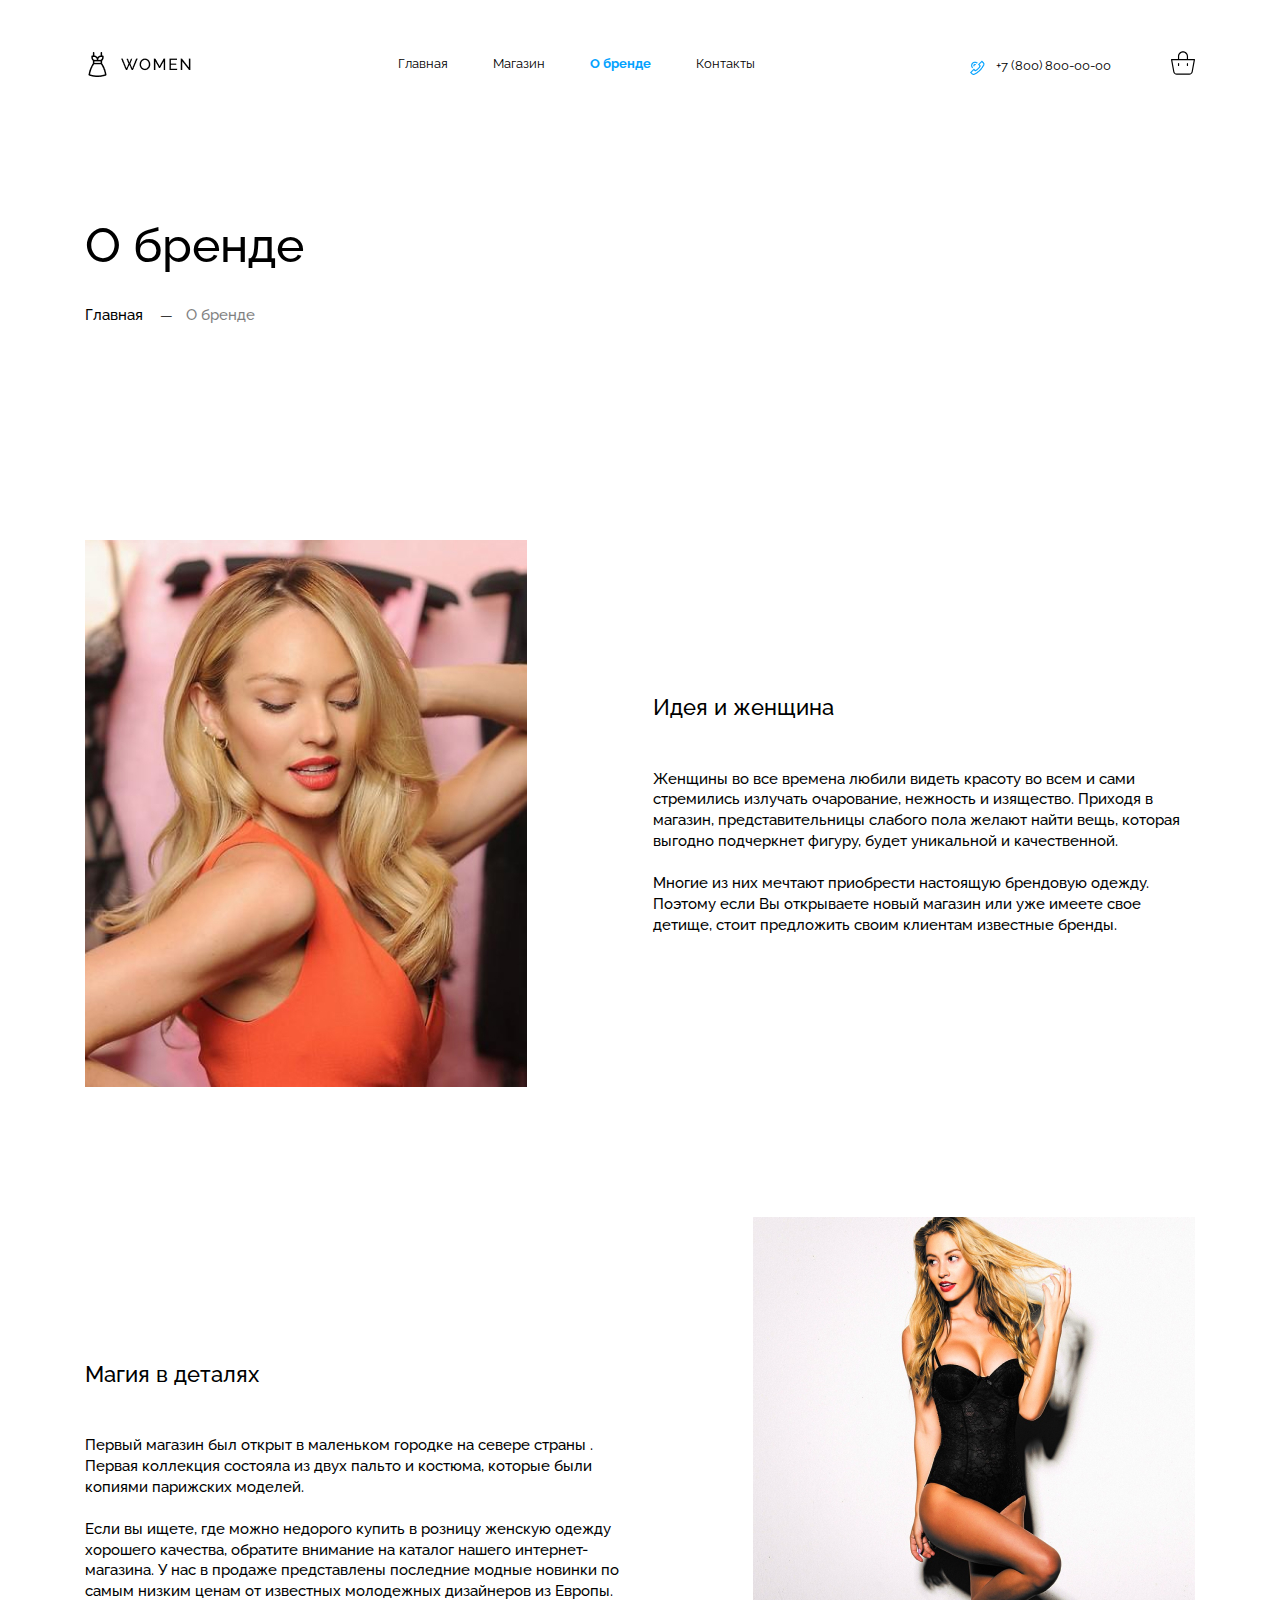
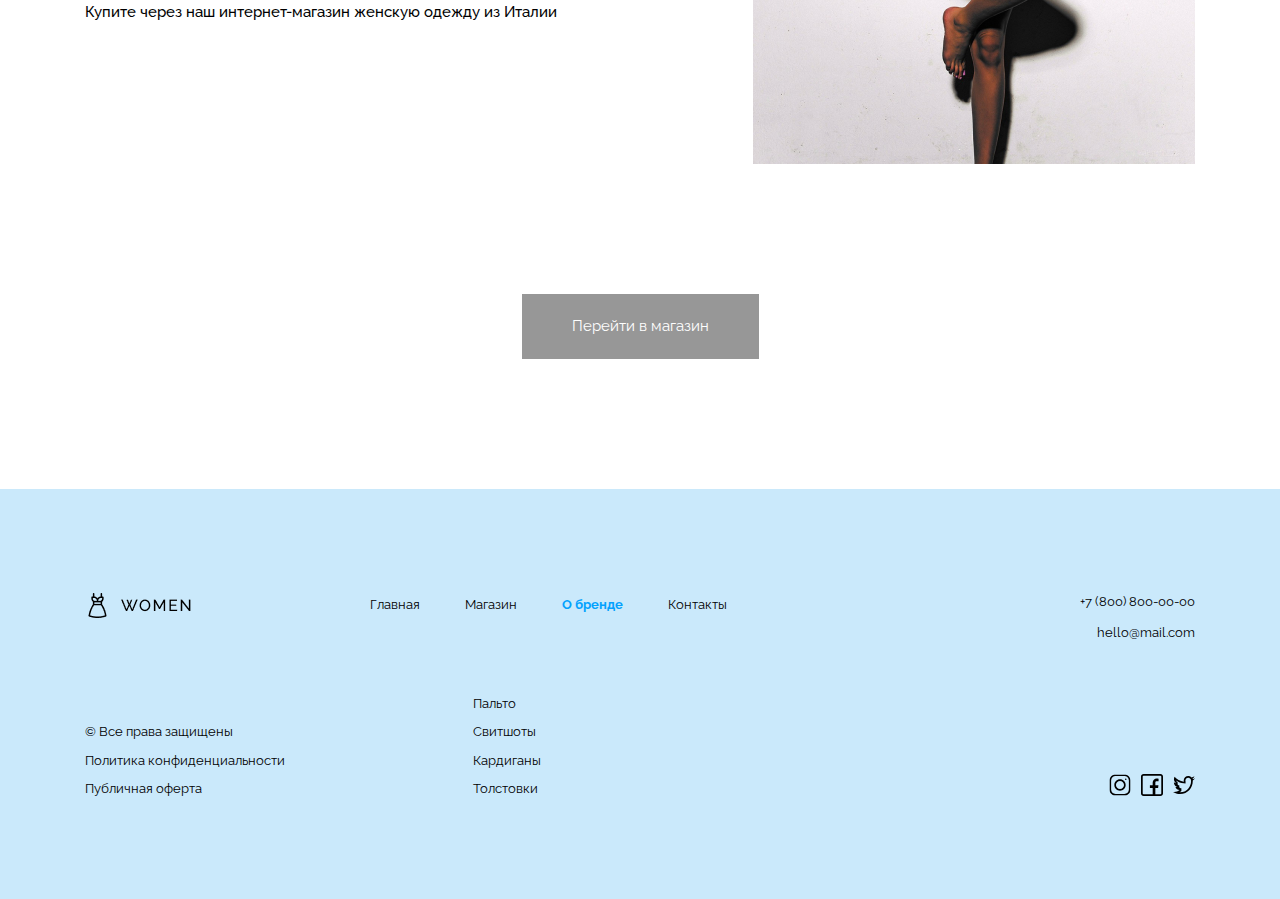
<file: about.html>
<!DOCTYPE html>
<html lang="ru">

<head>
    <meta charset="UTF-8">
    <meta http-equiv="X-UA-Compatible" content="IE=edge">
    <meta name="viewport" content="width=device-width, initial-scale=1.0">
    <link rel="stylesheet" href="/css/null.css">
    <link rel="preconnect" href="https://fonts.googleapis.com">
    <link rel="preconnect" href="https://fonts.gstatic.com" crossorigin>
    <link href="https://fonts.googleapis.com/css2?family=Raleway:wght@400;500;700;900&display=swap" rel="stylesheet">
    <link rel="stylesheet" href="/css/style.css">
    <title>О бренде</title>
</head>

<body>
    <!-- wrapper -->
    <div class="wrapper">

        <!-- header -->
        <header class="header">
            <div class="container">
                <div class="header__inner">
                    <a href="/index.html" class="header__logo"><img src="/images/header/logo.png" alt=""></a>
                    <nav class="header__nav">
                        <ul class="menu">
                            <li><a href="/index.html" class="link">Главная</a></li>
                            <li><a href="/shop.html" class="link">Магазин</a></li>
                            <li><a href="/about.html" class="link active-link">О бренде</a></li>
                            <li><a href="/contacts.html" class="link">Контакты</a></li>
                        </ul>
                        <div class="menu__info">
                            <a href="tel:+78008000000" class="header__phone">+7 (800) 800-00-00</a>
                            <a href="/basket.html" class="header__basket"><svg viewBox="0 0 24 24" fill="none"
                                    xmlns="http://www.w3.org/2000/svg">
                                    <g clip-path="url(#clip0_1966_456)">
                                        <path
                                            d="M23.8454 8.2243C23.7281 8.10906 23.5642 8.05442 23.4012 8.07624H17.0343V5.26295C17.0343 2.4826 14.7804 0.228699 12.0001 0.228699C9.21971 0.228699 6.96582 2.4826 6.96582 5.26295V8.07624H0.598861C0.421164 8.07624 0.243523 8.07624 0.154646 8.2243C0.0352739 8.33902 -0.0201042 8.5051 0.00659291 8.66851L2.22761 20.81C2.53789 22.5037 4.00034 23.7431 5.72199 23.7713H18.278C20.0046 23.7289 21.464 22.4797 21.7724 20.7804L23.9934 8.66851C24.0201 8.5051 23.9648 8.33902 23.8454 8.2243ZM8.1503 5.26295C8.1503 3.13682 9.87388 1.41324 12 1.41324C14.1261 1.41324 15.8497 3.13682 15.8497 5.26295V8.07624H8.1503V5.26295ZM20.5879 20.6323C20.3884 21.7547 19.4179 22.5759 18.278 22.5868H5.72199C4.58212 22.5759 3.61161 21.7547 3.41215 20.6323L1.30959 9.26078H22.6904L20.5879 20.6323Z" />
                                        <path
                                            d="M16.4421 15.0354C16.7692 15.0354 17.0343 14.7702 17.0343 14.4431V12.6663C17.0343 12.3392 16.7692 12.074 16.4421 12.074C16.1149 12.074 15.8498 12.3392 15.8498 12.6663V14.4431C15.8497 14.7702 16.1149 15.0354 16.4421 15.0354Z" />
                                        <path
                                            d="M7.55803 15.0354C7.88514 15.0354 8.1503 14.7702 8.1503 14.4431V12.6663C8.1503 12.3392 7.88514 12.074 7.55803 12.074C7.23092 12.074 6.96576 12.3392 6.96576 12.6663V14.4431C6.96576 14.7702 7.23092 15.0354 7.55803 15.0354Z" />
                                    </g>
                                    <defs>
                                        <clipPath id="clip0_1966_456">
                                            <rect width="24" height="24" fill="white" />
                                        </clipPath>
                                    </defs>
                                </svg></a>
                        </div>
                    </nav>
                    <button type="button" class="burger">
                        <span class="burger__item"></span>
                    </button>
                </div>
            </div>
        </header>

        <main class="main">

            <!-- header page -->
            <div class="container">
                <h1 class="main__title main__title--about">О бренде</h1>
            </div>
            <div class="breadcrumbs">
                <div class="container">
                    <ul class="breadcrumbs__list">
                        <li class="breadcrumbs__item">
                            <a href="/index.html" class="breadcrumbs__link">Главная</a>
                        </li>
                        <li class="breadcrumbs__item">
                            <span class="breadcrumbs__link">О бренде</span>
                        </li>
                    </ul>
                </div>
            </div>

            <!-- about -->
            <div class="container">
                <div class="about__inner">
                    <div class="about__items">
                        <div class="about__item">
                            <div class="about__image"><img src="/images/ABOUT/1.jpg" alt=""></div>
                            <div class="about__content">
                                <h3 class="about__title">Идея и женщина</h3>
                                <div class="about__text">
                                    <p>Женщины во все времена любили видеть красоту во всем и сами стремились излучать
                                        очарование, нежность и изящество. Приходя в магазин, представительницы слабого
                                        пола желают найти вещь, которая выгодно подчеркнет фигуру, будет уникальной и
                                        качественной.</p>
                                    <p> Многие из них мечтают приобрести настоящую брендовую одежду. Поэтому если Вы
                                        открываете новый магазин или уже имеете свое детище, стоит предложить своим
                                        клиентам известные бренды.</p>
                                </div>
                            </div>
                        </div>
                        <div class="about__item about__item--reverse">
                            <div class="about__image about__image--reverse"><img src="/images/ABOUT/2.jpg" alt=""></div>
                            <div class="about__content">
                                <h3 class="about__title">Магия в деталях</h3>
                                <div class="about__text">
                                    <p>Первый магазин был открыт в маленьком городке на севере страны . Первая коллекция
                                        состояла из двух пальто и костюма, которые были копиями парижских моделей.</p>
                                    <p>Если вы ищете, где можно недорого купить в розницу женскую одежду хорошего
                                        качества, обратите внимание на каталог нашего интернет-магазина. У нас в продаже
                                        представлены последние модные новинки по самым низким ценам от известных
                                        молодежных дизайнеров из Европы. Купите через наш интернет-магазин женскую
                                        одежду из Италии</p>
                                </div>
                            </div>
                        </div>
                    </div>
                    <a href="/shop.html" class="button-filling button-filling--about">Перейти в магазин</a>
                </div>
            </div>
        </main>

        <!-- footer -->
        <footer class="footer">
            <div class="container">
                <div class="footer__topline">
                    <div class="footer__nav">
                        <a href="/index.html" class="footer__logo"><img src="/images/header/logo.png" alt=""></a>
                        <ul class="footer__menu">
                            <li><a href="/index.html" class="footer__link">Главная</a></li>
                            <li><a href="/shop.html" class="footer__link">Магазин</a></li>
                            <li><a href="/about.html" class="footer__link footer__link--active">О бренде</a></li>
                            <li><a href="/contacts.html" class="footer__link">Контакты</a></li>
                        </ul>
                    </div>
                    <div class="footer__contact">
                        <a href="tel:78008000000" class="footer__contact-item">+7 (800) 800-00-00</a>
                        <a href="mailto:hello@mail.com" class="footer__contact-item">hello@mail.com</a>
                    </div>
                </div>
                <div class="footer__downline">
                    <div class="footer__body">
                        <div class="footer__copy">
                            <p class="footer__item footer__item--copy">© Все права защищены</p>
                            <a href="#" class="footer__item">Политика конфиденциальности</a>
                            <a href="#" class="footer__item">Публичная оферта</a>
                        </div>
                        <div class="footer__shop">
                            <a href="#" class="footer__item">Пальто</a>
                            <a href="#" class="footer__item">Свитшоты</a>
                            <a href="#" class="footer__item">Кардиганы</a>
                            <a href="#" class="footer__item">Толстовки</a>
                        </div>
                    </div>
                    <div class="footer__social">
                        <a href="#" class="footer__social-item">
                            <svg viewBox="0 0 22 23" fill="none" xmlns="http://www.w3.org/2000/svg">
                                <g clip-path="url(#clip0_4_278)">
                                    <path
                                        d="M15.6094 0.5H6.39066C2.86683 0.5 0 3.36683 0 6.89066V16.1093C0 19.6332 2.86683 22.5 6.39066 22.5H15.6093C19.1332 22.5 22 19.6332 22 16.1094V6.89066C22 3.36683 19.1332 0.5 15.6094 0.5ZM20.2812 16.1093C20.2812 18.6854 18.1854 20.7812 15.6094 20.7812H6.39066C3.81455 20.7812 1.71875 18.6854 1.71875 16.1094V6.89066C1.71875 4.31455 3.81455 2.21875 6.39066 2.21875H15.6093C18.1854 2.21875 20.2812 4.31455 20.2812 6.89066V16.1093Z" />
                                    <path
                                        d="M11 5.57031C7.73034 5.57031 5.07031 8.23034 5.07031 11.5C5.07031 14.7697 7.73034 17.4297 11 17.4297C14.2697 17.4297 16.9297 14.7697 16.9297 11.5C16.9297 8.23034 14.2697 5.57031 11 5.57031ZM11 15.7109C8.6781 15.7109 6.78906 13.8219 6.78906 11.5C6.78906 9.1781 8.6781 7.28906 11 7.28906C13.3219 7.28906 15.2109 9.1781 15.2109 11.5C15.2109 13.8219 13.3219 15.7109 11 15.7109Z" />
                                    <path
                                        d="M17.0156 6.34375C17.4902 6.34375 17.875 5.95899 17.875 5.48438C17.875 5.00976 17.4902 4.625 17.0156 4.625C16.541 4.625 16.1562 5.00976 16.1562 5.48438C16.1562 5.95899 16.541 6.34375 17.0156 6.34375Z" />
                                </g>
                                <defs>
                                    <clipPath id="clip0_4_278">
                                        <rect width="22" height="22" fill="white" transform="translate(0 0.5)" />
                                    </clipPath>
                                </defs>
                            </svg>
                        </a>
                        <a href="#" class="footer__social-item">
                            <svg viewBox="0 0 21 21" fill="none" xmlns="http://www.w3.org/2000/svg">
                                <path
                                    d="M18.5391 0H2.46094C1.1039 0 0 1.1039 0 2.46094V18.5391C0 19.8961 1.1039 21 2.46094 21H18.5391C19.8961 21 21 19.8961 21 18.5391V2.46094C21 1.1039 19.8961 0 18.5391 0ZM19.3594 18.5391C19.3594 18.9914 18.9914 19.3594 18.5391 19.3594H13.6992V13.3711H16.3253L16.6314 10.8281H13.6992V8.08008C13.6992 7.37865 14.2283 6.84961 14.9297 6.84961H16.7754V4.4707C16.2896 4.40213 15.3525 4.30664 14.9297 4.30664C13.973 4.30664 13.0141 4.71023 12.2989 5.41374C11.5621 6.13857 11.1562 7.08801 11.1562 8.08729V10.8281H8.49023V13.3711H11.1562V19.3594H2.46094C2.00864 19.3594 1.64062 18.9914 1.64062 18.5391V2.46094C1.64062 2.00864 2.00864 1.64062 2.46094 1.64062H18.5391C18.9914 1.64062 19.3594 2.00864 19.3594 2.46094V18.5391Z" />
                            </svg>
                        </a>
                        <a href="#" class="footer__social-item">
                            <svg viewBox="0 0 23 23" fill="none" xmlns="http://www.w3.org/2000/svg">
                                <path
                                    d="M20.2712 5.16525L20.2598 5.12109C21.2343 4.53688 22.0211 3.5738 22.3711 2.4707C21.4584 3.01367 20.3904 3.42561 19.3164 3.63867C18.4552 2.7211 17.3061 2.15625 15.9473 2.15625C13.3429 2.15625 11.1855 4.26475 11.1855 6.87305C11.1855 7.24419 11.238 7.60752 11.3203 7.95117V7.99609C7.43875 7.77436 3.92429 5.80031 1.61719 2.96484C1.21231 3.66248 0.988281 4.65939 0.988281 5.52539C0.988281 6.87305 1.78852 8.67805 3.05469 9.52344V9.61328C2.29865 9.58278 1.52429 9.06195 0.898438 8.71484C0.898438 8.73546 0.92584 8.76026 0.92584 8.78088C0.92584 11.0696 2.6034 13.0436 4.76172 13.4766C4.38559 13.5761 3.85582 13.6562 3.45898 13.6562C3.15361 13.6562 2.84877 13.5765 2.56055 13.5215C3.16102 15.3978 4.89648 16.6211 6.96289 16.6211V16.666C5.35446 17.913 3.31577 18.7773 1.12305 18.7773C0.742154 18.7773 0.269531 18.7324 0 18.6875C2.08622 20.0277 4.56631 20.8438 7.23242 20.8438C15.9102 20.8438 20.6641 13.7012 20.6641 7.45703V6.82812C21.5871 6.16144 22.3686 5.26098 23 4.3125C23 4.3125 21.3439 5.09724 20.2712 5.16525ZM18.8672 7.45703C18.8672 8.80523 18.6031 10.221 18.1035 11.5512C17.5785 12.9492 16.8227 14.2107 15.8574 15.3005C14.3434 17.0096 11.6181 19.0469 7.23242 19.0469C7.10354 19.0469 6.97488 19.0446 6.84623 19.0402C7.26966 18.7945 7.67661 18.5211 8.06384 18.2209L8.75977 17.6814V16.8008V16.6211V14.8242L8.0195 14.816C7.21005 14.807 6.55859 14.1483 6.55859 13.3388V11.8696L5.58689 11.6502C5.1569 11.5531 4.85156 11.1711 4.85156 10.7303V9.61328V9.47852L4.8291 8.5626L4.02999 8.02907C3.6849 7.73874 3.37215 7.32406 3.14934 6.87529C5.50724 8.59481 8.30758 9.62379 11.2178 9.79005L13.1172 9.89854V7.99609V7.95117V7.73892L13.0677 7.5325C13.0111 7.29626 12.9824 7.07439 12.9824 6.87305C12.9824 6.09931 13.2911 5.3687 13.8517 4.81576C14.4156 4.25949 15.1598 3.95312 15.9473 3.95312C16.7434 3.95312 17.4362 4.26106 18.0063 4.86841L18.4647 5.35684L18.5202 5.57112L18.5316 5.61528L18.8672 6.91262V7.45703Z" />
                            </svg>
                        </a>
                    </div>
                </div>
            </div>
        </footer>

        <!-- /wrapper -->
    </div>
    <script src="/js/script.js"></script>
</body>

</html>
</file>
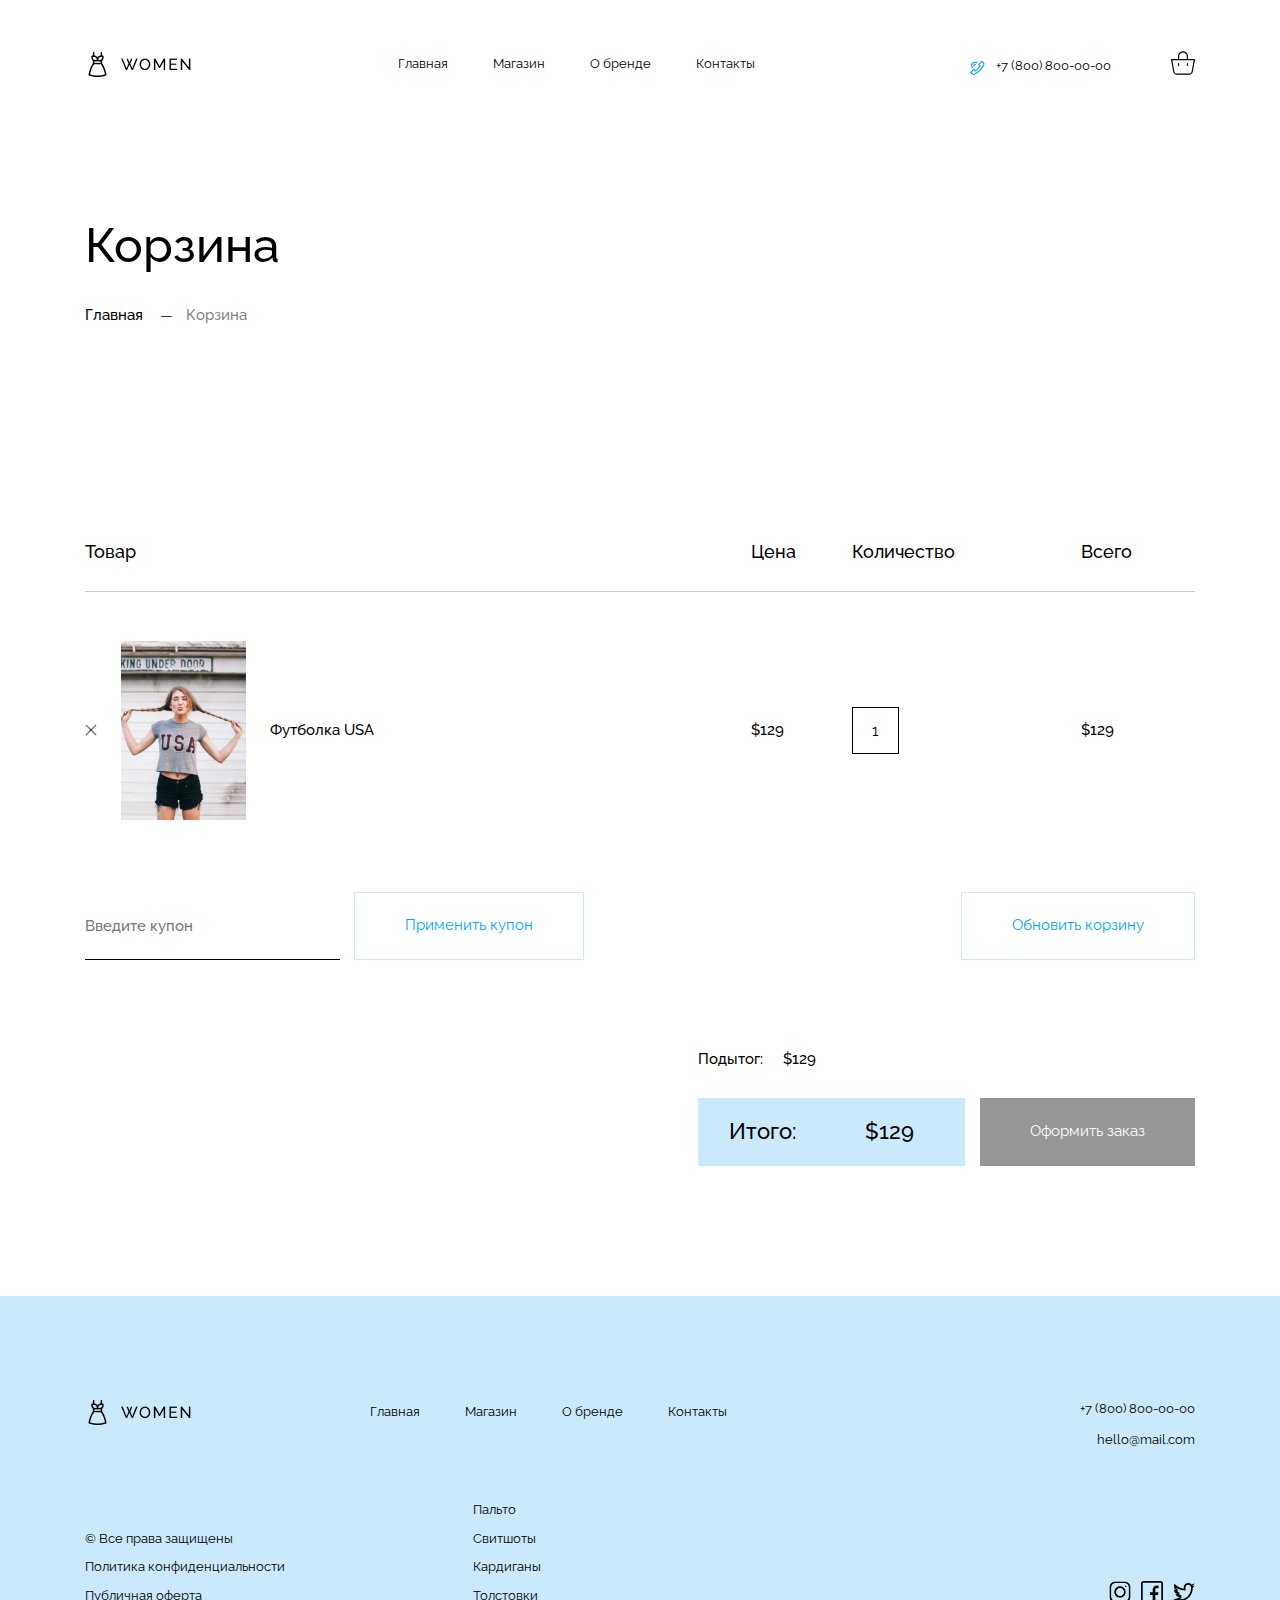
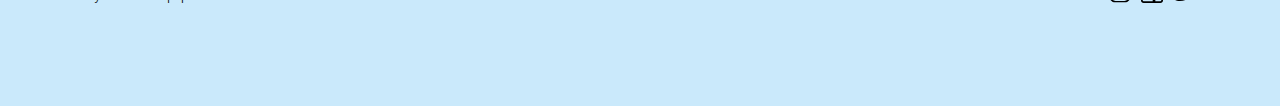
<file: basket.html>
<!DOCTYPE html>
<html lang="ru">

<head>
    <meta charset="UTF-8">
    <meta http-equiv="X-UA-Compatible" content="IE=edge">
    <meta name="viewport" content="width=device-width, initial-scale=1.0">
    <link rel="stylesheet" href="/css/null.css">
    <link rel="preconnect" href="https://fonts.googleapis.com">
    <link rel="preconnect" href="https://fonts.gstatic.com" crossorigin>
    <link href="https://fonts.googleapis.com/css2?family=Raleway:wght@400;500;700;900&display=swap" rel="stylesheet">
    <link rel="stylesheet" href="/css/style.css">
    <title>Корзина</title>
</head>

<body>
    <!-- wrapper -->
    <div class="wrapper">

        <!-- header -->
        <header class="header">
            <div class="container">
                <div class="header__inner">
                    <a href="/index.html" class="header__logo"><img src="/images/header/logo.png" alt=""></a>
                    <nav class="header__nav">
                        <ul class="menu">
                            <li><a href="/index.html" class="link">Главная</a></li>
                            <li><a href="/shop.html" class="link">Магазин</a></li>
                            <li><a href="/about.html" class="link">О бренде</a></li>
                            <li><a href="/contacts.html" class="link">Контакты</a></li>
                        </ul>
                        <div class="menu__info">
                            <a href="tel:+78008000000" class="header__phone">+7 (800) 800-00-00</a>
                            <a href="/basket.html" class="header__basket"><svg viewBox="0 0 24 24" fill="none"
                                    xmlns="http://www.w3.org/2000/svg">
                                    <g clip-path="url(#clip0_1966_456)">
                                        <path
                                            d="M23.8454 8.2243C23.7281 8.10906 23.5642 8.05442 23.4012 8.07624H17.0343V5.26295C17.0343 2.4826 14.7804 0.228699 12.0001 0.228699C9.21971 0.228699 6.96582 2.4826 6.96582 5.26295V8.07624H0.598861C0.421164 8.07624 0.243523 8.07624 0.154646 8.2243C0.0352739 8.33902 -0.0201042 8.5051 0.00659291 8.66851L2.22761 20.81C2.53789 22.5037 4.00034 23.7431 5.72199 23.7713H18.278C20.0046 23.7289 21.464 22.4797 21.7724 20.7804L23.9934 8.66851C24.0201 8.5051 23.9648 8.33902 23.8454 8.2243ZM8.1503 5.26295C8.1503 3.13682 9.87388 1.41324 12 1.41324C14.1261 1.41324 15.8497 3.13682 15.8497 5.26295V8.07624H8.1503V5.26295ZM20.5879 20.6323C20.3884 21.7547 19.4179 22.5759 18.278 22.5868H5.72199C4.58212 22.5759 3.61161 21.7547 3.41215 20.6323L1.30959 9.26078H22.6904L20.5879 20.6323Z" />
                                        <path
                                            d="M16.4421 15.0354C16.7692 15.0354 17.0343 14.7702 17.0343 14.4431V12.6663C17.0343 12.3392 16.7692 12.074 16.4421 12.074C16.1149 12.074 15.8498 12.3392 15.8498 12.6663V14.4431C15.8497 14.7702 16.1149 15.0354 16.4421 15.0354Z" />
                                        <path
                                            d="M7.55803 15.0354C7.88514 15.0354 8.1503 14.7702 8.1503 14.4431V12.6663C8.1503 12.3392 7.88514 12.074 7.55803 12.074C7.23092 12.074 6.96576 12.3392 6.96576 12.6663V14.4431C6.96576 14.7702 7.23092 15.0354 7.55803 15.0354Z" />
                                    </g>
                                    <defs>
                                        <clipPath id="clip0_1966_456">
                                            <rect width="24" height="24" fill="white" />
                                        </clipPath>
                                    </defs>
                                </svg></a>
                        </div>
                    </nav>
                    <button type="button" class="burger">
                        <span class="burger__item"></span>
                    </button>
                </div>
            </div>
        </header>

        <main class="main">

            <!-- header page -->
            <div class="container">
                <h1 class="main__title main__title--basket">Корзина</h1>
            </div>
            <div class="breadcrumbs">
                <div class="container">
                    <ul class="breadcrumbs__list">
                        <li class="breadcrumbs__item">
                            <a href="/index.html" class="breadcrumbs__link">Главная</a>
                        </li>
                        <li class="breadcrumbs__item">
                            <span class="breadcrumbs__link">Корзина</span>
                        </li>
                    </ul>
                </div>
            </div>

            <!-- basket -->
            <div class="container">
                <div class="basket__content">
                    <table class="basket__table">
                        <tr class="basket__table-head">
                            <th class="basket__table-title">Товар</th>
                            <th class="basket__table-title">Цена</th>
                            <th class="basket__table-title">Количество</th>
                            <th class="basket__table-title">Всего</th>
                        </tr>
                        <tr class="basket__table-body">
                            <td class="basket__table-content">
                                <div class="basket__table-wrapper">
                                    <img src="/images/BASKET/close.png" alt="" class="basket__table-close">
                                    <img src="/images/BASKET/product.jpg" alt="" class="basket__table-img">
                                    <a href="#" class="basket__table-name">Футболка USA</a>
                                </div>
                            </td>
                            <td class="basket__table-content">
                                $129
                            </td>
                            <td class="basket__table-content">
                                <input type="number" min="1" max="99" value="1"
                                    class="product__check product__check--basket">
                            </td>
                            <td class="basket__table-content">
                                $129
                            </td>
                        </tr>
                    </table>

                    <div class="basket__navigation">
                        <div class="basket__promocode">
                            <input type="text" class="basket__input" placeholder="Введите купон">
                            <button type="button" class="button-transparent button-transparent--basket">Применить
                                купон</button>
                        </div>
                        <button type="button" class="button-transparent button-transparent--basket">Обновить
                            корзину</button>
                    </div>

                    <div class="basket__total">
                        <div class="basket__total-sub">
                            <span class="basket__total-subtext">Подытог:</span>
                            <span class="basket__total-subtext">$129</span>
                        </div>
                        <div class="basket__total-content">
                            <div class="basket__total-body">
                                <span class="basket__total-text">Итого:</span>
                                <span class="basket__total-text">$129</span>
                            </div>
                            <a href="/order.html" class="button-filling button-filling--basket">Оформить заказ</a>
                        </div>
                    </div>
                </div>
            </div>
        </main>

        <!-- footer -->
        <footer class="footer">
            <div class="container">
                <div class="footer__topline">
                    <div class="footer__nav">
                        <a href="/index.html" class="footer__logo"><img src="/images/header/logo.png" alt=""></a>
                        <ul class="footer__menu">
                            <li><a href="/index.html" class="footer__link">Главная</a></li>
                            <li><a href="/shop.html" class="footer__link">Магазин</a></li>
                            <li><a href="/about.html" class="footer__link">О бренде</a></li>
                            <li><a href="/contacts.html" class="footer__link">Контакты</a></li>
                        </ul>
                    </div>
                    <div class="footer__contact">
                        <a href="tel:78008000000" class="footer__contact-item">+7 (800) 800-00-00</a>
                        <a href="mailto:hello@mail.com" class="footer__contact-item">hello@mail.com</a>
                    </div>
                </div>
                <div class="footer__downline">
                    <div class="footer__body">
                        <div class="footer__copy">
                            <p class="footer__item footer__item--copy">© Все права защищены</p>
                            <a href="#" class="footer__item">Политика конфиденциальности</a>
                            <a href="#" class="footer__item">Публичная оферта</a>
                        </div>
                        <div class="footer__shop">
                            <a href="#" class="footer__item">Пальто</a>
                            <a href="#" class="footer__item">Свитшоты</a>
                            <a href="#" class="footer__item">Кардиганы</a>
                            <a href="#" class="footer__item">Толстовки</a>
                        </div>
                    </div>
                    <div class="footer__social">
                        <a href="#" class="footer__social-item">
                            <svg viewBox="0 0 22 23" fill="none" xmlns="http://www.w3.org/2000/svg">
                                <g clip-path="url(#clip0_4_278)">
                                    <path
                                        d="M15.6094 0.5H6.39066C2.86683 0.5 0 3.36683 0 6.89066V16.1093C0 19.6332 2.86683 22.5 6.39066 22.5H15.6093C19.1332 22.5 22 19.6332 22 16.1094V6.89066C22 3.36683 19.1332 0.5 15.6094 0.5ZM20.2812 16.1093C20.2812 18.6854 18.1854 20.7812 15.6094 20.7812H6.39066C3.81455 20.7812 1.71875 18.6854 1.71875 16.1094V6.89066C1.71875 4.31455 3.81455 2.21875 6.39066 2.21875H15.6093C18.1854 2.21875 20.2812 4.31455 20.2812 6.89066V16.1093Z" />
                                    <path
                                        d="M11 5.57031C7.73034 5.57031 5.07031 8.23034 5.07031 11.5C5.07031 14.7697 7.73034 17.4297 11 17.4297C14.2697 17.4297 16.9297 14.7697 16.9297 11.5C16.9297 8.23034 14.2697 5.57031 11 5.57031ZM11 15.7109C8.6781 15.7109 6.78906 13.8219 6.78906 11.5C6.78906 9.1781 8.6781 7.28906 11 7.28906C13.3219 7.28906 15.2109 9.1781 15.2109 11.5C15.2109 13.8219 13.3219 15.7109 11 15.7109Z" />
                                    <path
                                        d="M17.0156 6.34375C17.4902 6.34375 17.875 5.95899 17.875 5.48438C17.875 5.00976 17.4902 4.625 17.0156 4.625C16.541 4.625 16.1562 5.00976 16.1562 5.48438C16.1562 5.95899 16.541 6.34375 17.0156 6.34375Z" />
                                </g>
                                <defs>
                                    <clipPath id="clip0_4_278">
                                        <rect width="22" height="22" fill="white" transform="translate(0 0.5)" />
                                    </clipPath>
                                </defs>
                            </svg>
                        </a>
                        <a href="#" class="footer__social-item">
                            <svg viewBox="0 0 21 21" fill="none" xmlns="http://www.w3.org/2000/svg">
                                <path
                                    d="M18.5391 0H2.46094C1.1039 0 0 1.1039 0 2.46094V18.5391C0 19.8961 1.1039 21 2.46094 21H18.5391C19.8961 21 21 19.8961 21 18.5391V2.46094C21 1.1039 19.8961 0 18.5391 0ZM19.3594 18.5391C19.3594 18.9914 18.9914 19.3594 18.5391 19.3594H13.6992V13.3711H16.3253L16.6314 10.8281H13.6992V8.08008C13.6992 7.37865 14.2283 6.84961 14.9297 6.84961H16.7754V4.4707C16.2896 4.40213 15.3525 4.30664 14.9297 4.30664C13.973 4.30664 13.0141 4.71023 12.2989 5.41374C11.5621 6.13857 11.1562 7.08801 11.1562 8.08729V10.8281H8.49023V13.3711H11.1562V19.3594H2.46094C2.00864 19.3594 1.64062 18.9914 1.64062 18.5391V2.46094C1.64062 2.00864 2.00864 1.64062 2.46094 1.64062H18.5391C18.9914 1.64062 19.3594 2.00864 19.3594 2.46094V18.5391Z" />
                            </svg>
                        </a>
                        <a href="#" class="footer__social-item">
                            <svg viewBox="0 0 23 23" fill="none" xmlns="http://www.w3.org/2000/svg">
                                <path
                                    d="M20.2712 5.16525L20.2598 5.12109C21.2343 4.53688 22.0211 3.5738 22.3711 2.4707C21.4584 3.01367 20.3904 3.42561 19.3164 3.63867C18.4552 2.7211 17.3061 2.15625 15.9473 2.15625C13.3429 2.15625 11.1855 4.26475 11.1855 6.87305C11.1855 7.24419 11.238 7.60752 11.3203 7.95117V7.99609C7.43875 7.77436 3.92429 5.80031 1.61719 2.96484C1.21231 3.66248 0.988281 4.65939 0.988281 5.52539C0.988281 6.87305 1.78852 8.67805 3.05469 9.52344V9.61328C2.29865 9.58278 1.52429 9.06195 0.898438 8.71484C0.898438 8.73546 0.92584 8.76026 0.92584 8.78088C0.92584 11.0696 2.6034 13.0436 4.76172 13.4766C4.38559 13.5761 3.85582 13.6562 3.45898 13.6562C3.15361 13.6562 2.84877 13.5765 2.56055 13.5215C3.16102 15.3978 4.89648 16.6211 6.96289 16.6211V16.666C5.35446 17.913 3.31577 18.7773 1.12305 18.7773C0.742154 18.7773 0.269531 18.7324 0 18.6875C2.08622 20.0277 4.56631 20.8438 7.23242 20.8438C15.9102 20.8438 20.6641 13.7012 20.6641 7.45703V6.82812C21.5871 6.16144 22.3686 5.26098 23 4.3125C23 4.3125 21.3439 5.09724 20.2712 5.16525ZM18.8672 7.45703C18.8672 8.80523 18.6031 10.221 18.1035 11.5512C17.5785 12.9492 16.8227 14.2107 15.8574 15.3005C14.3434 17.0096 11.6181 19.0469 7.23242 19.0469C7.10354 19.0469 6.97488 19.0446 6.84623 19.0402C7.26966 18.7945 7.67661 18.5211 8.06384 18.2209L8.75977 17.6814V16.8008V16.6211V14.8242L8.0195 14.816C7.21005 14.807 6.55859 14.1483 6.55859 13.3388V11.8696L5.58689 11.6502C5.1569 11.5531 4.85156 11.1711 4.85156 10.7303V9.61328V9.47852L4.8291 8.5626L4.02999 8.02907C3.6849 7.73874 3.37215 7.32406 3.14934 6.87529C5.50724 8.59481 8.30758 9.62379 11.2178 9.79005L13.1172 9.89854V7.99609V7.95117V7.73892L13.0677 7.5325C13.0111 7.29626 12.9824 7.07439 12.9824 6.87305C12.9824 6.09931 13.2911 5.3687 13.8517 4.81576C14.4156 4.25949 15.1598 3.95312 15.9473 3.95312C16.7434 3.95312 17.4362 4.26106 18.0063 4.86841L18.4647 5.35684L18.5202 5.57112L18.5316 5.61528L18.8672 6.91262V7.45703Z" />
                            </svg>
                        </a>
                    </div>
                </div>
            </div>
        </footer>

        <!-- /wrapper -->
    </div>

    <script src="https://code.jquery.com/jquery-3.6.0.slim.min.js"
        integrity="sha256-u7e5khyithlIdTpu22PHhENmPcRdFiHRjhAuHcs05RI=" crossorigin="anonymous"></script>
    <script src="/js/script.js"></script>
</body>

</html>
</file>
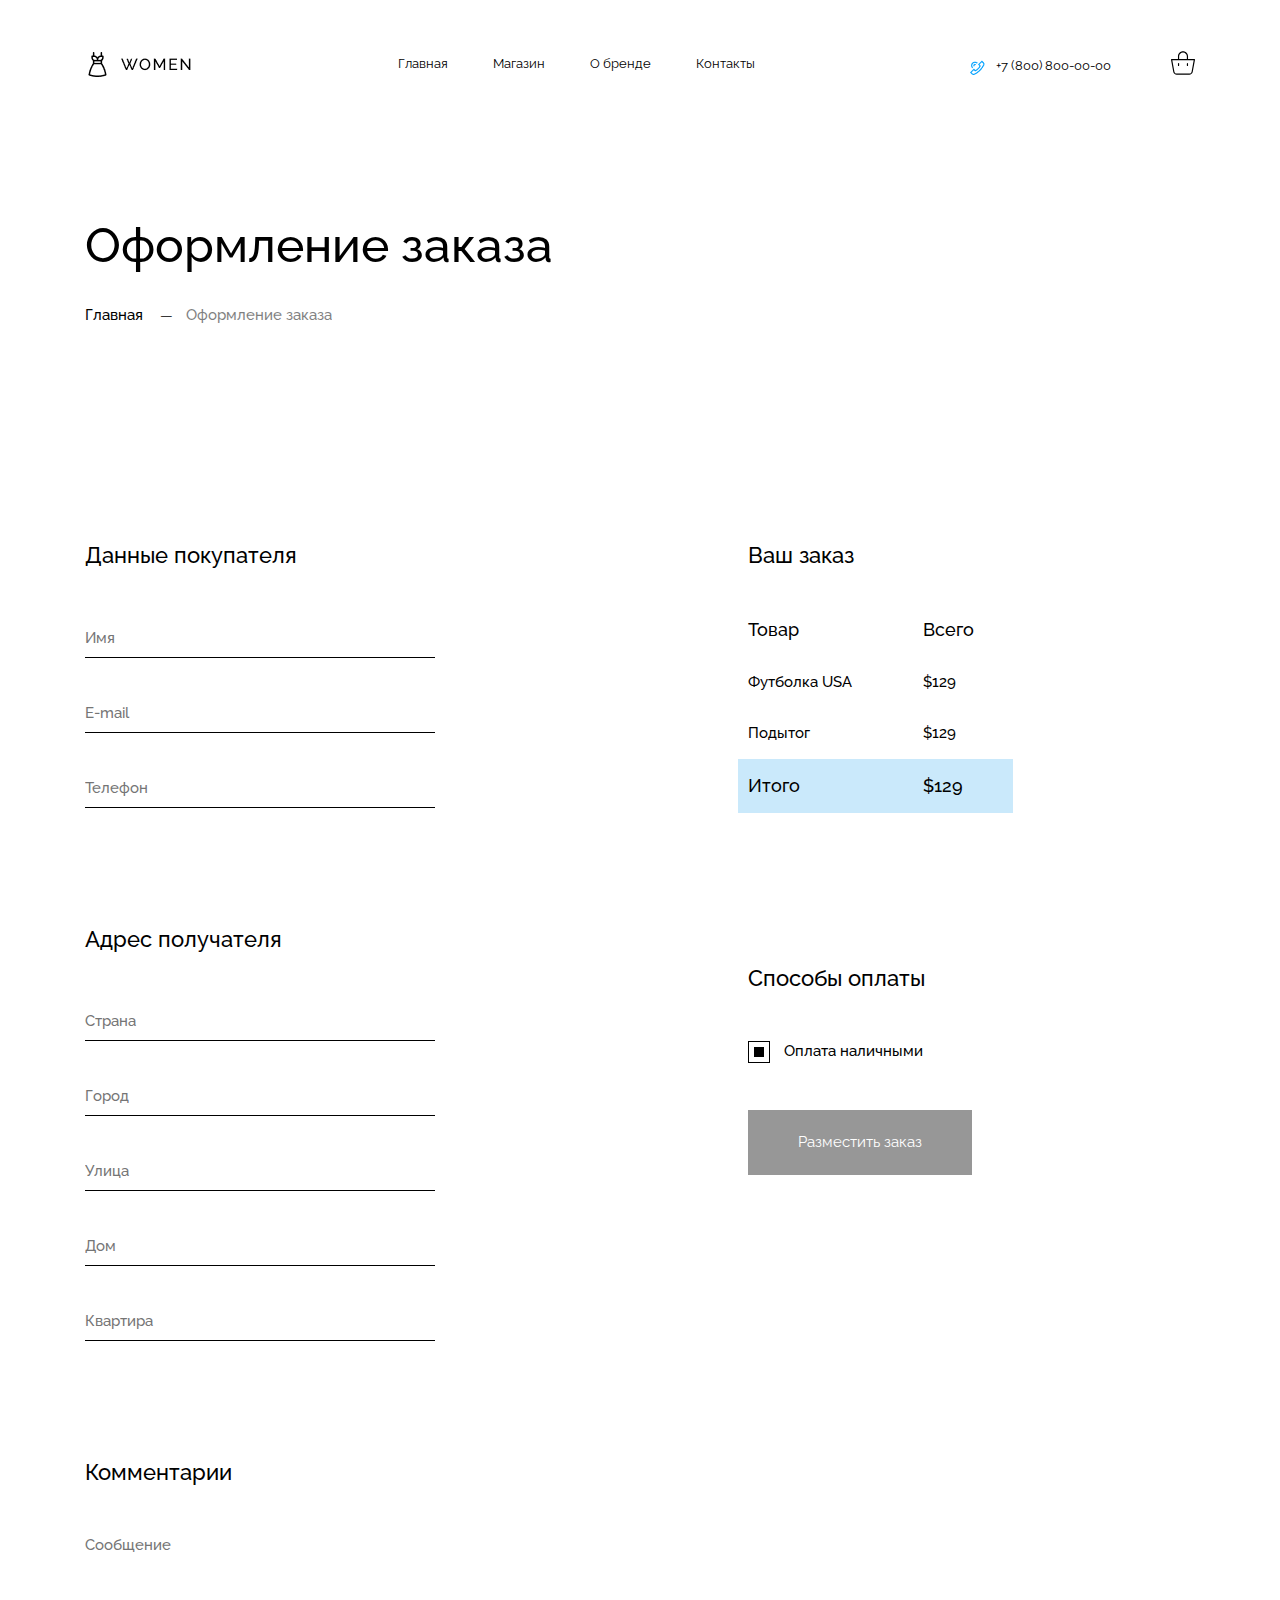
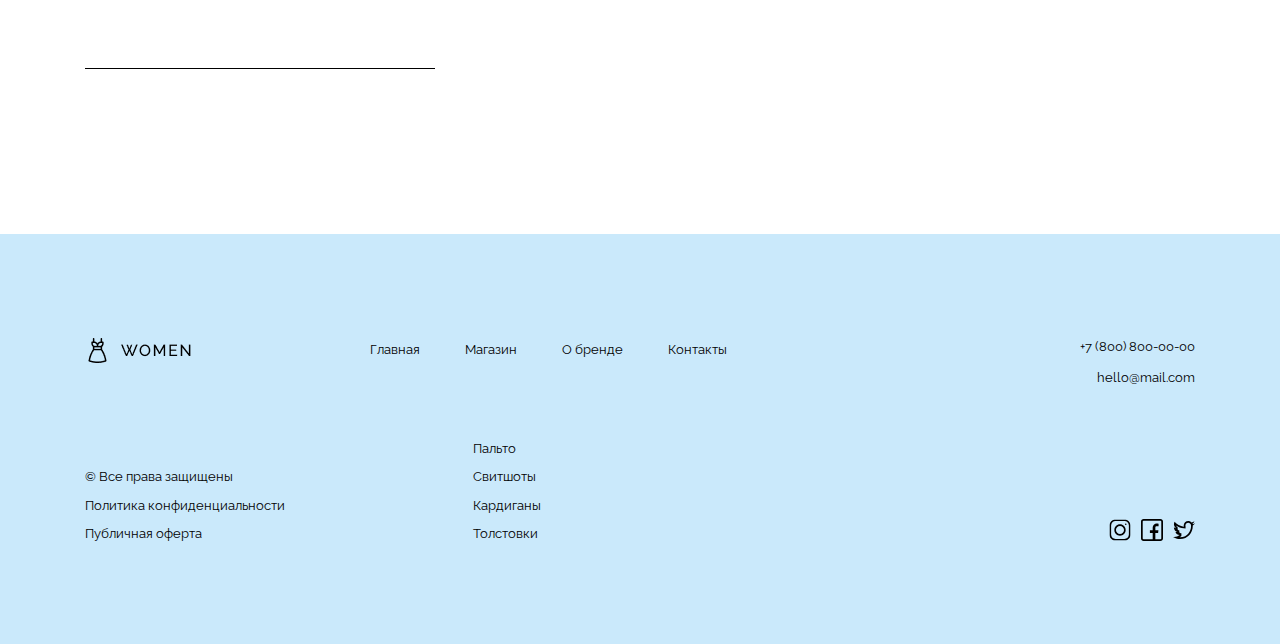
<file: order.html>
<!DOCTYPE html>
<html lang="ru">

<head>
    <meta charset="UTF-8">
    <meta http-equiv="X-UA-Compatible" content="IE=edge">
    <meta name="viewport" content="width=device-width, initial-scale=1.0">
    <link rel="stylesheet" href="/css/null.css">
    <link rel="preconnect" href="https://fonts.googleapis.com">
    <link rel="preconnect" href="https://fonts.gstatic.com" crossorigin>
    <link href="https://fonts.googleapis.com/css2?family=Raleway:wght@400;500;700;900&display=swap" rel="stylesheet">
    <link rel="stylesheet" href="/css/style.css">
    <title>Оформление заказа</title>
</head>

<body>
    <!-- wrapper -->
    <div class="wrapper">

        <!-- header -->
        <header class="header">
            <div class="container">
                <div class="header__inner">
                    <a href="/index.html" class="header__logo"><img src="/images/header/logo.png" alt=""></a>
                    <nav class="header__nav">
                        <ul class="menu">
                            <li><a href="/index.html" class="link">Главная</a></li>
                            <li><a href="/shop.html" class="link">Магазин</a></li>
                            <li><a href="/about.html" class="link">О бренде</a></li>
                            <li><a href="/contacts.html" class="link">Контакты</a></li>
                        </ul>
                        <div class="menu__info">
                            <a href="tel:+78008000000" class="header__phone">+7 (800) 800-00-00</a>
                            <a href="/basket.html" class="header__basket"><svg viewBox="0 0 24 24" fill="none"
                                    xmlns="http://www.w3.org/2000/svg">
                                    <g clip-path="url(#clip0_1966_456)">
                                        <path
                                            d="M23.8454 8.2243C23.7281 8.10906 23.5642 8.05442 23.4012 8.07624H17.0343V5.26295C17.0343 2.4826 14.7804 0.228699 12.0001 0.228699C9.21971 0.228699 6.96582 2.4826 6.96582 5.26295V8.07624H0.598861C0.421164 8.07624 0.243523 8.07624 0.154646 8.2243C0.0352739 8.33902 -0.0201042 8.5051 0.00659291 8.66851L2.22761 20.81C2.53789 22.5037 4.00034 23.7431 5.72199 23.7713H18.278C20.0046 23.7289 21.464 22.4797 21.7724 20.7804L23.9934 8.66851C24.0201 8.5051 23.9648 8.33902 23.8454 8.2243ZM8.1503 5.26295C8.1503 3.13682 9.87388 1.41324 12 1.41324C14.1261 1.41324 15.8497 3.13682 15.8497 5.26295V8.07624H8.1503V5.26295ZM20.5879 20.6323C20.3884 21.7547 19.4179 22.5759 18.278 22.5868H5.72199C4.58212 22.5759 3.61161 21.7547 3.41215 20.6323L1.30959 9.26078H22.6904L20.5879 20.6323Z" />
                                        <path
                                            d="M16.4421 15.0354C16.7692 15.0354 17.0343 14.7702 17.0343 14.4431V12.6663C17.0343 12.3392 16.7692 12.074 16.4421 12.074C16.1149 12.074 15.8498 12.3392 15.8498 12.6663V14.4431C15.8497 14.7702 16.1149 15.0354 16.4421 15.0354Z" />
                                        <path
                                            d="M7.55803 15.0354C7.88514 15.0354 8.1503 14.7702 8.1503 14.4431V12.6663C8.1503 12.3392 7.88514 12.074 7.55803 12.074C7.23092 12.074 6.96576 12.3392 6.96576 12.6663V14.4431C6.96576 14.7702 7.23092 15.0354 7.55803 15.0354Z" />
                                    </g>
                                    <defs>
                                        <clipPath id="clip0_1966_456">
                                            <rect width="24" height="24" fill="white" />
                                        </clipPath>
                                    </defs>
                                </svg></a>
                        </div>
                    </nav>
                    <button type="button" class="burger">
                        <span class="burger__item"></span>
                    </button>
                </div>
            </div>
        </header>

        <main class="main">

            <!-- header page -->
            <div class="container">
                <h1 class="main__title main__title--order">Оформление заказа</h1>
            </div>
            <div class="breadcrumbs">
                <div class="container">
                    <ul class="breadcrumbs__list">
                        <li class="breadcrumbs__item">
                            <a href="/index.html" class="breadcrumbs__link">Главная</a>
                        </li>
                        <li class="breadcrumbs__item">
                            <span class="breadcrumbs__link">Оформление заказа</span>
                        </li>
                    </ul>
                </div>
            </div>

            <!-- order -->
            <div class="container">
                <div class="order__inner">
                    <form action="#" class="order__form">
                        <div class="order__items">
                            <div class="order__item-info">
                                <h3 class="contacts__title">Данные покупателя</h3>
                                <input type="text" class="contacts__input" placeholder="Имя">
                                <input type="emali" class="contacts__input" placeholder="E-mail">
                                <input type="tel" class="contacts__input" placeholder="Телефон" id="phone-mask">
                            </div>
                            <div class="order__item-info">
                                <h3 class="contacts__title">Адрес получателя</h3>
                                <input type="text" class="contacts__input" placeholder="Страна">
                                <input type="text" class="contacts__input" placeholder="Город">
                                <input type="text" class="contacts__input" placeholder="Улица">
                                <input type="text" class="contacts__input" placeholder="Дом">
                                <input type="text" class="contacts__input" placeholder="Квартира">
                            </div>
                            <div class="order__item-info">
                                <h3 class="contacts__title">Комментарии</h3>
                                <textarea class="contacts__input" name="" id="" placeholder="Сообщение"></textarea>
                            </div>
                        </div>
                        <div class="order__items">
                            <div class="order__item">
                                <h3 class="contacts__title">Ваш заказ</h3>
                                <table class="order__table">
                                    <tr>
                                        <th class="order__table-head">Товар</th>
                                        <th class="order__table-head">Всего</th>
                                    </tr>
                                    <tr>
                                        <td class="order__table-string">Футболка USA</td>
                                        <td class="order__table-string">$129</td>
                                    </tr>
                                    <tr>
                                        <td class="order__table-string">Подытог</td>
                                        <td class="order__table-string">$129</td>
                                    </tr>
                                    <tr>
                                        <td class="order__table-string order__table-string--total">Итого</td>
                                        <td class="order__table-string order__table-string--total">$129</td>
                                    </tr>
                                </table>
                            </div>
                            <div class="order__item">
                                <h3 class="contacts__title">Способы оплаты</h3>
                                <div class="order__pay">
                                    <label for="" class="order__label">
                                        <input type="checkbox" class="order__label-chek" checked>
                                        <span></span>
                                    </label>
                                    <span class="order__text">Оплата наличными</span>
                                </div>
                                <a href="/ready.html" class="button-filling">Разместить заказ</a>
                            </div>
                        </div>
                    </form>
                </div>
            </div>
        </main>

        <!-- footer -->
        <footer class="footer">
            <div class="container">
                <div class="footer__topline">
                    <div class="footer__nav">
                        <a href="/index.html" class="footer__logo"><img src="/images/header/logo.png" alt=""></a>
                        <ul class="footer__menu">
                            <li><a href="/index.html" class="footer__link">Главная</a></li>
                            <li><a href="/shop.html" class="footer__link">Магазин</a></li>
                            <li><a href="/about.html" class="footer__link">О бренде</a></li>
                            <li><a href="/contacts.html" class="footer__link">Контакты</a></li>
                        </ul>
                    </div>
                    <div class="footer__contact">
                        <a href="tel:78008000000" class="footer__contact-item">+7 (800) 800-00-00</a>
                        <a href="mailto:hello@mail.com" class="footer__contact-item">hello@mail.com</a>
                    </div>
                </div>
                <div class="footer__downline">
                    <div class="footer__body">
                        <div class="footer__copy">
                            <p class="footer__item footer__item--copy">© Все права защищены</p>
                            <a href="#" class="footer__item">Политика конфиденциальности</a>
                            <a href="#" class="footer__item">Публичная оферта</a>
                        </div>
                        <div class="footer__shop">
                            <a href="#" class="footer__item">Пальто</a>
                            <a href="#" class="footer__item">Свитшоты</a>
                            <a href="#" class="footer__item">Кардиганы</a>
                            <a href="#" class="footer__item">Толстовки</a>
                        </div>
                    </div>
                    <div class="footer__social">
                        <a href="#" class="footer__social-item">
                            <svg viewBox="0 0 22 23" fill="none" xmlns="http://www.w3.org/2000/svg">
                                <g clip-path="url(#clip0_4_278)">
                                    <path
                                        d="M15.6094 0.5H6.39066C2.86683 0.5 0 3.36683 0 6.89066V16.1093C0 19.6332 2.86683 22.5 6.39066 22.5H15.6093C19.1332 22.5 22 19.6332 22 16.1094V6.89066C22 3.36683 19.1332 0.5 15.6094 0.5ZM20.2812 16.1093C20.2812 18.6854 18.1854 20.7812 15.6094 20.7812H6.39066C3.81455 20.7812 1.71875 18.6854 1.71875 16.1094V6.89066C1.71875 4.31455 3.81455 2.21875 6.39066 2.21875H15.6093C18.1854 2.21875 20.2812 4.31455 20.2812 6.89066V16.1093Z" />
                                    <path
                                        d="M11 5.57031C7.73034 5.57031 5.07031 8.23034 5.07031 11.5C5.07031 14.7697 7.73034 17.4297 11 17.4297C14.2697 17.4297 16.9297 14.7697 16.9297 11.5C16.9297 8.23034 14.2697 5.57031 11 5.57031ZM11 15.7109C8.6781 15.7109 6.78906 13.8219 6.78906 11.5C6.78906 9.1781 8.6781 7.28906 11 7.28906C13.3219 7.28906 15.2109 9.1781 15.2109 11.5C15.2109 13.8219 13.3219 15.7109 11 15.7109Z" />
                                    <path
                                        d="M17.0156 6.34375C17.4902 6.34375 17.875 5.95899 17.875 5.48438C17.875 5.00976 17.4902 4.625 17.0156 4.625C16.541 4.625 16.1562 5.00976 16.1562 5.48438C16.1562 5.95899 16.541 6.34375 17.0156 6.34375Z" />
                                </g>
                                <defs>
                                    <clipPath id="clip0_4_278">
                                        <rect width="22" height="22" fill="white" transform="translate(0 0.5)" />
                                    </clipPath>
                                </defs>
                            </svg>
                        </a>
                        <a href="#" class="footer__social-item">
                            <svg viewBox="0 0 21 21" fill="none" xmlns="http://www.w3.org/2000/svg">
                                <path
                                    d="M18.5391 0H2.46094C1.1039 0 0 1.1039 0 2.46094V18.5391C0 19.8961 1.1039 21 2.46094 21H18.5391C19.8961 21 21 19.8961 21 18.5391V2.46094C21 1.1039 19.8961 0 18.5391 0ZM19.3594 18.5391C19.3594 18.9914 18.9914 19.3594 18.5391 19.3594H13.6992V13.3711H16.3253L16.6314 10.8281H13.6992V8.08008C13.6992 7.37865 14.2283 6.84961 14.9297 6.84961H16.7754V4.4707C16.2896 4.40213 15.3525 4.30664 14.9297 4.30664C13.973 4.30664 13.0141 4.71023 12.2989 5.41374C11.5621 6.13857 11.1562 7.08801 11.1562 8.08729V10.8281H8.49023V13.3711H11.1562V19.3594H2.46094C2.00864 19.3594 1.64062 18.9914 1.64062 18.5391V2.46094C1.64062 2.00864 2.00864 1.64062 2.46094 1.64062H18.5391C18.9914 1.64062 19.3594 2.00864 19.3594 2.46094V18.5391Z" />
                            </svg>
                        </a>
                        <a href="#" class="footer__social-item">
                            <svg viewBox="0 0 23 23" fill="none" xmlns="http://www.w3.org/2000/svg">
                                <path
                                    d="M20.2712 5.16525L20.2598 5.12109C21.2343 4.53688 22.0211 3.5738 22.3711 2.4707C21.4584 3.01367 20.3904 3.42561 19.3164 3.63867C18.4552 2.7211 17.3061 2.15625 15.9473 2.15625C13.3429 2.15625 11.1855 4.26475 11.1855 6.87305C11.1855 7.24419 11.238 7.60752 11.3203 7.95117V7.99609C7.43875 7.77436 3.92429 5.80031 1.61719 2.96484C1.21231 3.66248 0.988281 4.65939 0.988281 5.52539C0.988281 6.87305 1.78852 8.67805 3.05469 9.52344V9.61328C2.29865 9.58278 1.52429 9.06195 0.898438 8.71484C0.898438 8.73546 0.92584 8.76026 0.92584 8.78088C0.92584 11.0696 2.6034 13.0436 4.76172 13.4766C4.38559 13.5761 3.85582 13.6562 3.45898 13.6562C3.15361 13.6562 2.84877 13.5765 2.56055 13.5215C3.16102 15.3978 4.89648 16.6211 6.96289 16.6211V16.666C5.35446 17.913 3.31577 18.7773 1.12305 18.7773C0.742154 18.7773 0.269531 18.7324 0 18.6875C2.08622 20.0277 4.56631 20.8438 7.23242 20.8438C15.9102 20.8438 20.6641 13.7012 20.6641 7.45703V6.82812C21.5871 6.16144 22.3686 5.26098 23 4.3125C23 4.3125 21.3439 5.09724 20.2712 5.16525ZM18.8672 7.45703C18.8672 8.80523 18.6031 10.221 18.1035 11.5512C17.5785 12.9492 16.8227 14.2107 15.8574 15.3005C14.3434 17.0096 11.6181 19.0469 7.23242 19.0469C7.10354 19.0469 6.97488 19.0446 6.84623 19.0402C7.26966 18.7945 7.67661 18.5211 8.06384 18.2209L8.75977 17.6814V16.8008V16.6211V14.8242L8.0195 14.816C7.21005 14.807 6.55859 14.1483 6.55859 13.3388V11.8696L5.58689 11.6502C5.1569 11.5531 4.85156 11.1711 4.85156 10.7303V9.61328V9.47852L4.8291 8.5626L4.02999 8.02907C3.6849 7.73874 3.37215 7.32406 3.14934 6.87529C5.50724 8.59481 8.30758 9.62379 11.2178 9.79005L13.1172 9.89854V7.99609V7.95117V7.73892L13.0677 7.5325C13.0111 7.29626 12.9824 7.07439 12.9824 6.87305C12.9824 6.09931 13.2911 5.3687 13.8517 4.81576C14.4156 4.25949 15.1598 3.95312 15.9473 3.95312C16.7434 3.95312 17.4362 4.26106 18.0063 4.86841L18.4647 5.35684L18.5202 5.57112L18.5316 5.61528L18.8672 6.91262V7.45703Z" />
                            </svg>
                        </a>
                    </div>
                </div>
            </div>
        </footer>

        <!-- /wrapper -->
    </div>

    <script src="https://code.jquery.com/jquery-3.6.0.slim.min.js"
        integrity="sha256-u7e5khyithlIdTpu22PHhENmPcRdFiHRjhAuHcs05RI=" crossorigin="anonymous"></script>
    <script src="/js/script.js"></script>
</body>

</html>
</file>
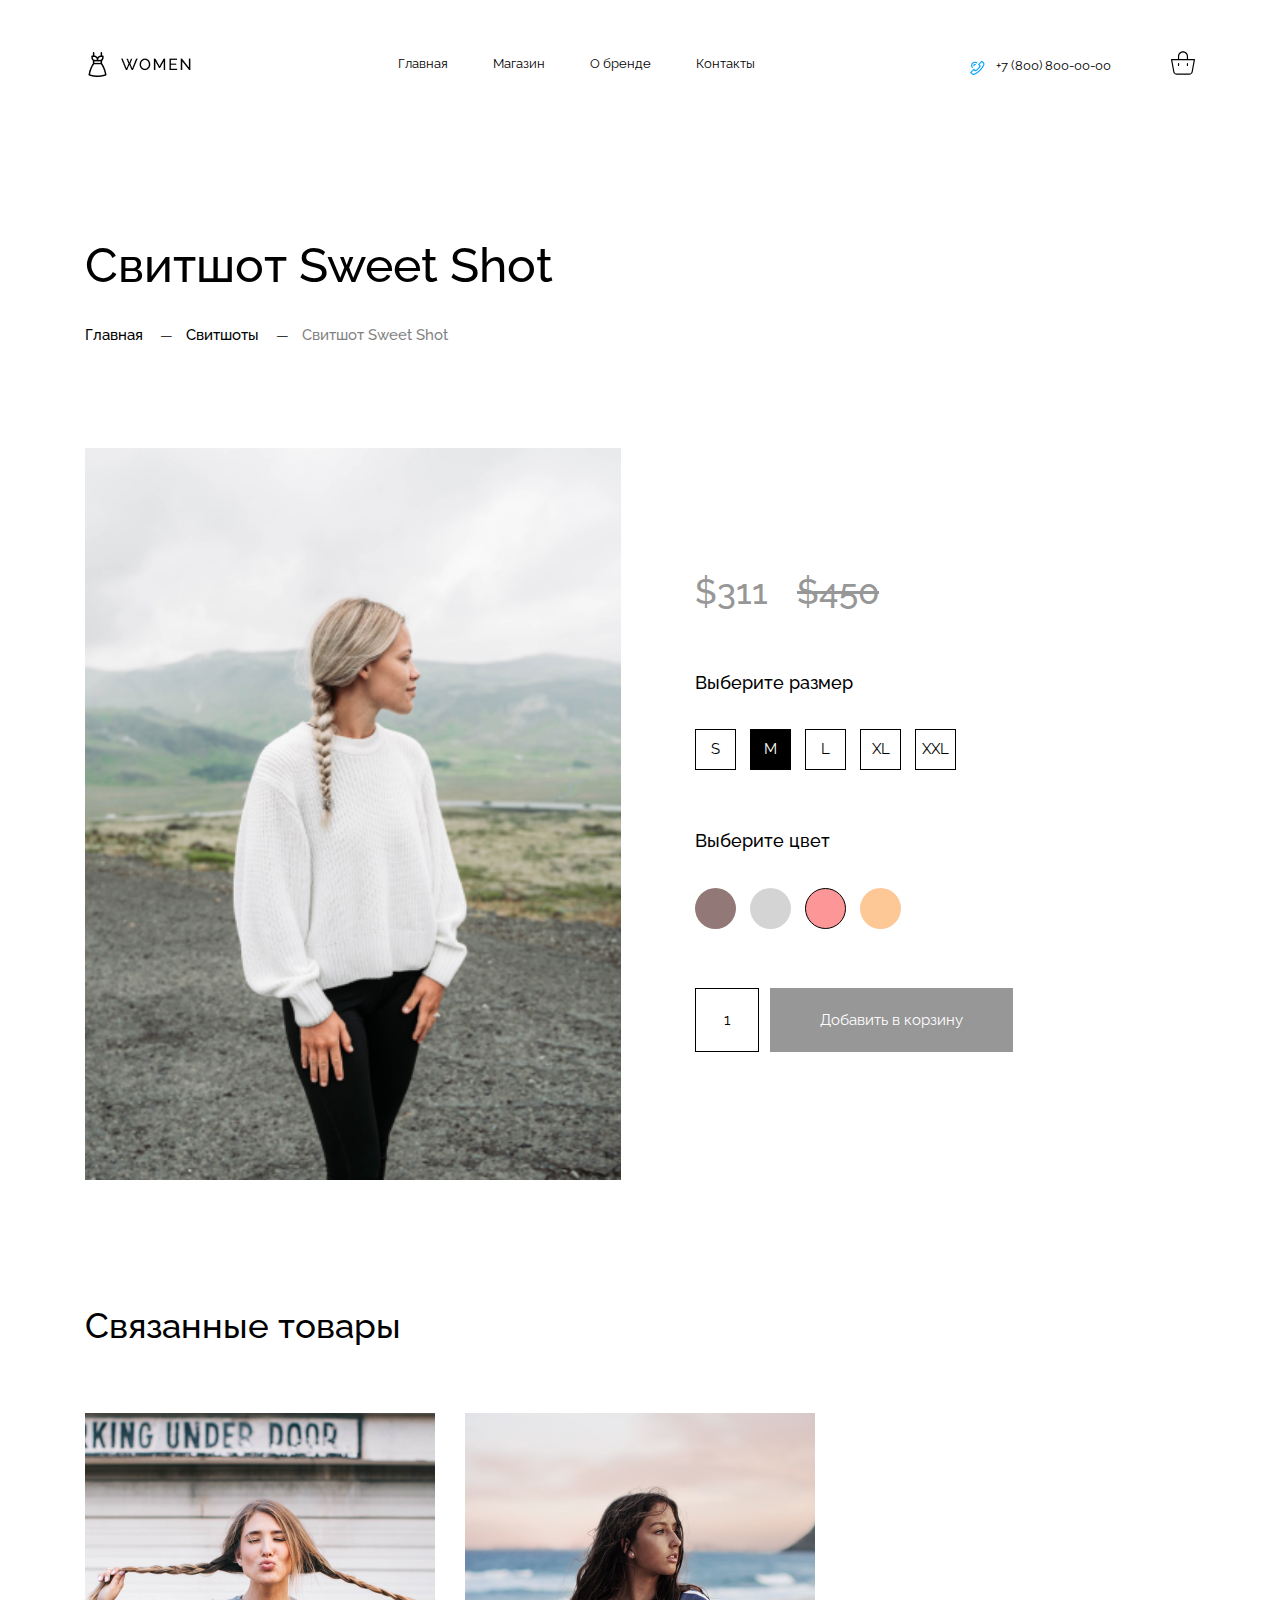
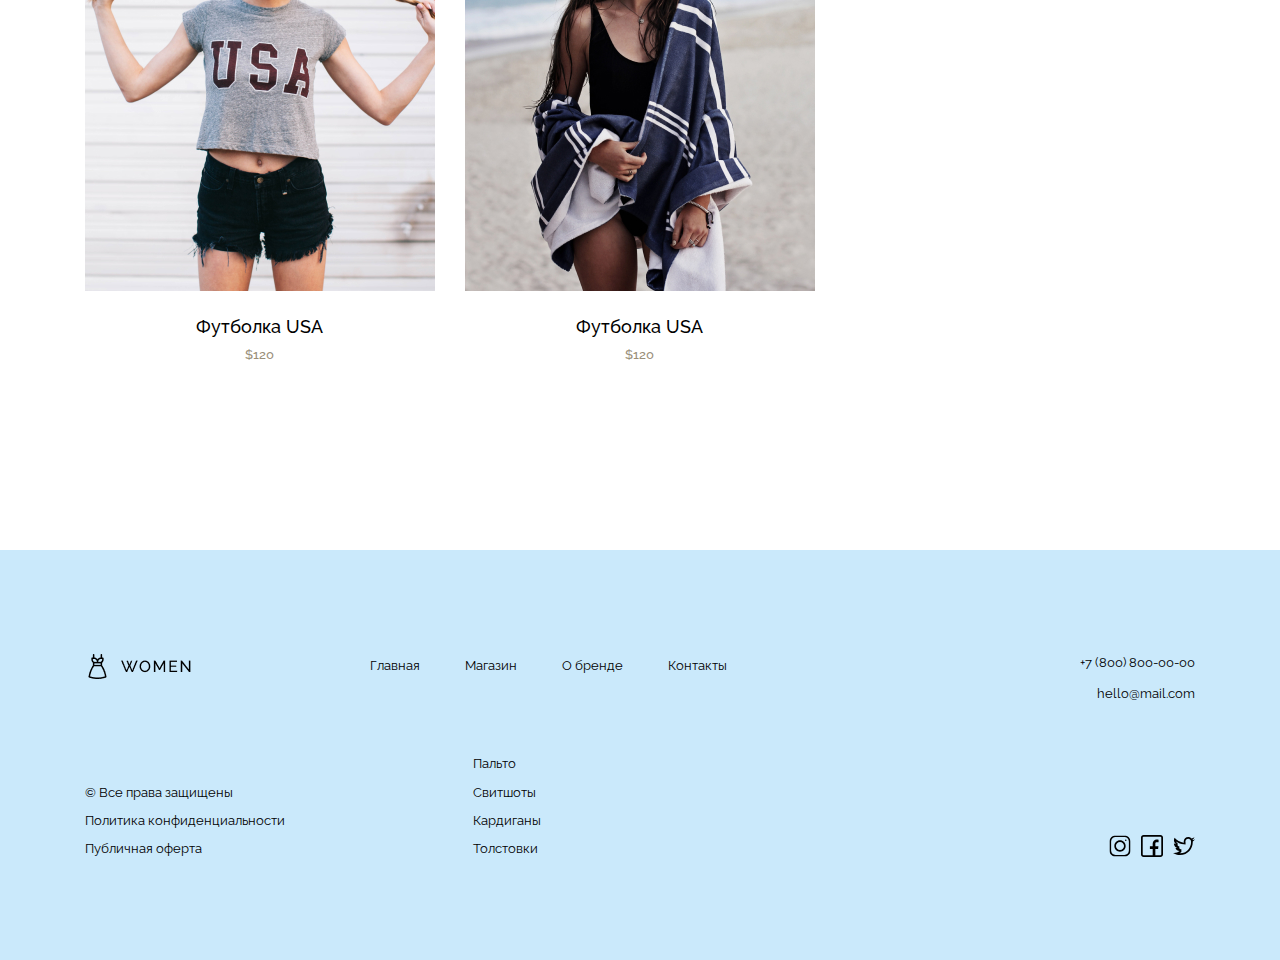
<file: product.html>
<!DOCTYPE html>
<html lang="ru">

<head>
    <meta charset="UTF-8">
    <meta http-equiv="X-UA-Compatible" content="IE=edge">
    <meta name="viewport" content="width=device-width, initial-scale=1.0">
    <link rel="stylesheet" href="/css/null.css">
    <link rel="preconnect" href="https://fonts.googleapis.com">
    <link rel="preconnect" href="https://fonts.gstatic.com" crossorigin>
    <link href="https://fonts.googleapis.com/css2?family=Raleway:wght@400;500;700;900&display=swap" rel="stylesheet">
    <link rel="stylesheet" href="/css/style.css">
    <title>Товар</title>
</head>

<body>
    <!-- wrapper -->
    <div class="wrapper">

        <!-- header -->
        <header class="header">
            <div class="container">
                <div class="header__inner">
                    <a href="/index.html" class="header__logo"><img src="/images/header/logo.png" alt=""></a>
                    <nav class="header__nav">
                        <ul class="menu">
                            <li><a href="/index.html" class="link">Главная</a></li>
                            <li><a href="/shop.html" class="link">Магазин</a></li>
                            <li><a href="/about.html" class="link">О бренде</a></li>
                            <li><a href="/contacts.html" class="link">Контакты</a></li>
                        </ul>
                        <div class="menu__info">
                            <a href="tel:+78008000000" class="header__phone">+7 (800) 800-00-00</a>
                            <a href="/basket.html" class="header__basket"><svg viewBox="0 0 24 24" fill="none"
                                    xmlns="http://www.w3.org/2000/svg">
                                    <g clip-path="url(#clip0_1966_456)">
                                        <path
                                            d="M23.8454 8.2243C23.7281 8.10906 23.5642 8.05442 23.4012 8.07624H17.0343V5.26295C17.0343 2.4826 14.7804 0.228699 12.0001 0.228699C9.21971 0.228699 6.96582 2.4826 6.96582 5.26295V8.07624H0.598861C0.421164 8.07624 0.243523 8.07624 0.154646 8.2243C0.0352739 8.33902 -0.0201042 8.5051 0.00659291 8.66851L2.22761 20.81C2.53789 22.5037 4.00034 23.7431 5.72199 23.7713H18.278C20.0046 23.7289 21.464 22.4797 21.7724 20.7804L23.9934 8.66851C24.0201 8.5051 23.9648 8.33902 23.8454 8.2243ZM8.1503 5.26295C8.1503 3.13682 9.87388 1.41324 12 1.41324C14.1261 1.41324 15.8497 3.13682 15.8497 5.26295V8.07624H8.1503V5.26295ZM20.5879 20.6323C20.3884 21.7547 19.4179 22.5759 18.278 22.5868H5.72199C4.58212 22.5759 3.61161 21.7547 3.41215 20.6323L1.30959 9.26078H22.6904L20.5879 20.6323Z" />
                                        <path
                                            d="M16.4421 15.0354C16.7692 15.0354 17.0343 14.7702 17.0343 14.4431V12.6663C17.0343 12.3392 16.7692 12.074 16.4421 12.074C16.1149 12.074 15.8498 12.3392 15.8498 12.6663V14.4431C15.8497 14.7702 16.1149 15.0354 16.4421 15.0354Z" />
                                        <path
                                            d="M7.55803 15.0354C7.88514 15.0354 8.1503 14.7702 8.1503 14.4431V12.6663C8.1503 12.3392 7.88514 12.074 7.55803 12.074C7.23092 12.074 6.96576 12.3392 6.96576 12.6663V14.4431C6.96576 14.7702 7.23092 15.0354 7.55803 15.0354Z" />
                                    </g>
                                    <defs>
                                        <clipPath id="clip0_1966_456">
                                            <rect width="24" height="24" fill="white" />
                                        </clipPath>
                                    </defs>
                                </svg></a>
                        </div>
                    </nav>
                    <button type="button" class="burger">
                        <span class="burger__item"></span>
                    </button>
                </div>
            </div>
        </header>

        <main class="main">

            <!-- header page -->
            <div class="container">
                <h1 class="main__title main__title--product">Свитшот Sweet Shot</h1>
            </div>
            <div class="breadcrumbs">
                <div class="container">
                    <ul class="breadcrumbs__list">
                        <li class="breadcrumbs__item">
                            <a href="/index.html" class="breadcrumbs__link">Главная</a>
                        </li>
                        <li class="breadcrumbs__item">
                            <a href="/shop.html" class="breadcrumbs__link">Свитшоты</a>
                        </li>
                        <li class="breadcrumbs__item">
                            <span class="breadcrumbs__link">Свитшот Sweet Shot</span>
                        </li>
                    </ul>
                </div>
            </div>

            <!-- product -->
            <div class="product">
                <div class="container">
                    <div class="product__content">
                        <div class="product__image">
                            <img src="/images/PRODUCT/3.jpg" alt="">
                        </div>
                        <div class="product__body">
                            <div class="product__price-content">
                                <span class="product__price">$311</span>
                                <span class="product__price product__price--sale">$450</span>
                            </div>
                            <div class="product__size one">
                                <h4 class="product__name">Выберите размер</h4>
                                <div class="product__size-items">
                                    <span class="product__size-item">s</span>
                                    <span class="product__size-item active">m</span>
                                    <span class="product__size-item">l</span>
                                    <span class="product__size-item">xl</span>
                                    <span class="product__size-item">xxl</span>
                                </div>
                            </div>
                            <div class="product__color one">
                                <h4 class="product__name">Выберите цвет</h4>
                                <div class="product__color-items">
                                    <span class="product__color-item product__color-item--one"></span>
                                    <span class="product__color-item product__color-item--two"></span>
                                    <span class="product__color-item product__color-item--three active"></span>
                                    <span class="product__color-item product__color-item--four"></span>
                                </div>
                            </div>
                            <div class="product__basket">
                                <input type="number" min="1" max="99" value="1" class="product__check">
                                <a href="/basket.html" class="button-filling button-filling--product">Добавить в
                                    корзину</a>
                            </div>
                        </div>
                    </div>


                    <div class="product__related">
                        <h2 class="title title--product__related">Связанные товары</h2>
                        <div class="collection__items">
                            <div class="collection__item-wrapper">
                                <a href="/product.html" class="collection__item">
                                    <div class="collection__image">
                                        <img src="/images/collection/1.jpg" alt="">
                                    </div>
                                    <h3 class="collection__name">Футболка USA</h3>
                                    <span class="collection__price">$120</span>
                                </a>
                            </div>

                            <div class="collection__item-wrapper">
                                <a href="/product.html" class="collection__item">
                                    <div class="collection__image">
                                        <img src="/images/collection/2.jpg" alt="">
                                    </div>
                                    <h3 class="collection__name">Футболка USA</h3>
                                    <span class="collection__price">$120</span>
                                </a>
                            </div>
                        </div>
                    </div>
                </div>
            </div>
        </main>

        <!-- footer -->
        <footer class="footer">
            <div class="container">
                <div class="footer__topline">
                    <div class="footer__nav">
                        <a href="/index.html" class="footer__logo"><img src="/images/header/logo.png" alt=""></a>
                        <ul class="footer__menu">
                            <li><a href="/index.html" class="footer__link">Главная</a></li>
                            <li><a href="/shop.html" class="footer__link">Магазин</a></li>
                            <li><a href="/about.html" class="footer__link">О бренде</a></li>
                            <li><a href="/contacts.html" class="footer__link">Контакты</a></li>
                        </ul>
                    </div>
                    <div class="footer__contact">
                        <a href="tel:78008000000" class="footer__contact-item">+7 (800) 800-00-00</a>
                        <a href="mailto:hello@mail.com" class="footer__contact-item">hello@mail.com</a>
                    </div>
                </div>
                <div class="footer__downline">
                    <div class="footer__body">
                        <div class="footer__copy">
                            <p class="footer__item footer__item--copy">© Все права защищены</p>
                            <a href="#" class="footer__item">Политика конфиденциальности</a>
                            <a href="#" class="footer__item">Публичная оферта</a>
                        </div>
                        <div class="footer__shop">
                            <a href="#" class="footer__item">Пальто</a>
                            <a href="#" class="footer__item">Свитшоты</a>
                            <a href="#" class="footer__item">Кардиганы</a>
                            <a href="#" class="footer__item">Толстовки</a>
                        </div>
                    </div>
                    <div class="footer__social">
                        <a href="#" class="footer__social-item">
                            <svg viewBox="0 0 22 23" fill="none" xmlns="http://www.w3.org/2000/svg">
                                <g clip-path="url(#clip0_4_278)">
                                    <path
                                        d="M15.6094 0.5H6.39066C2.86683 0.5 0 3.36683 0 6.89066V16.1093C0 19.6332 2.86683 22.5 6.39066 22.5H15.6093C19.1332 22.5 22 19.6332 22 16.1094V6.89066C22 3.36683 19.1332 0.5 15.6094 0.5ZM20.2812 16.1093C20.2812 18.6854 18.1854 20.7812 15.6094 20.7812H6.39066C3.81455 20.7812 1.71875 18.6854 1.71875 16.1094V6.89066C1.71875 4.31455 3.81455 2.21875 6.39066 2.21875H15.6093C18.1854 2.21875 20.2812 4.31455 20.2812 6.89066V16.1093Z" />
                                    <path
                                        d="M11 5.57031C7.73034 5.57031 5.07031 8.23034 5.07031 11.5C5.07031 14.7697 7.73034 17.4297 11 17.4297C14.2697 17.4297 16.9297 14.7697 16.9297 11.5C16.9297 8.23034 14.2697 5.57031 11 5.57031ZM11 15.7109C8.6781 15.7109 6.78906 13.8219 6.78906 11.5C6.78906 9.1781 8.6781 7.28906 11 7.28906C13.3219 7.28906 15.2109 9.1781 15.2109 11.5C15.2109 13.8219 13.3219 15.7109 11 15.7109Z" />
                                    <path
                                        d="M17.0156 6.34375C17.4902 6.34375 17.875 5.95899 17.875 5.48438C17.875 5.00976 17.4902 4.625 17.0156 4.625C16.541 4.625 16.1562 5.00976 16.1562 5.48438C16.1562 5.95899 16.541 6.34375 17.0156 6.34375Z" />
                                </g>
                                <defs>
                                    <clipPath id="clip0_4_278">
                                        <rect width="22" height="22" fill="white" transform="translate(0 0.5)" />
                                    </clipPath>
                                </defs>
                            </svg>
                        </a>
                        <a href="#" class="footer__social-item">
                            <svg viewBox="0 0 21 21" fill="none" xmlns="http://www.w3.org/2000/svg">
                                <path
                                    d="M18.5391 0H2.46094C1.1039 0 0 1.1039 0 2.46094V18.5391C0 19.8961 1.1039 21 2.46094 21H18.5391C19.8961 21 21 19.8961 21 18.5391V2.46094C21 1.1039 19.8961 0 18.5391 0ZM19.3594 18.5391C19.3594 18.9914 18.9914 19.3594 18.5391 19.3594H13.6992V13.3711H16.3253L16.6314 10.8281H13.6992V8.08008C13.6992 7.37865 14.2283 6.84961 14.9297 6.84961H16.7754V4.4707C16.2896 4.40213 15.3525 4.30664 14.9297 4.30664C13.973 4.30664 13.0141 4.71023 12.2989 5.41374C11.5621 6.13857 11.1562 7.08801 11.1562 8.08729V10.8281H8.49023V13.3711H11.1562V19.3594H2.46094C2.00864 19.3594 1.64062 18.9914 1.64062 18.5391V2.46094C1.64062 2.00864 2.00864 1.64062 2.46094 1.64062H18.5391C18.9914 1.64062 19.3594 2.00864 19.3594 2.46094V18.5391Z" />
                            </svg>
                        </a>
                        <a href="#" class="footer__social-item">
                            <svg viewBox="0 0 23 23" fill="none" xmlns="http://www.w3.org/2000/svg">
                                <path
                                    d="M20.2712 5.16525L20.2598 5.12109C21.2343 4.53688 22.0211 3.5738 22.3711 2.4707C21.4584 3.01367 20.3904 3.42561 19.3164 3.63867C18.4552 2.7211 17.3061 2.15625 15.9473 2.15625C13.3429 2.15625 11.1855 4.26475 11.1855 6.87305C11.1855 7.24419 11.238 7.60752 11.3203 7.95117V7.99609C7.43875 7.77436 3.92429 5.80031 1.61719 2.96484C1.21231 3.66248 0.988281 4.65939 0.988281 5.52539C0.988281 6.87305 1.78852 8.67805 3.05469 9.52344V9.61328C2.29865 9.58278 1.52429 9.06195 0.898438 8.71484C0.898438 8.73546 0.92584 8.76026 0.92584 8.78088C0.92584 11.0696 2.6034 13.0436 4.76172 13.4766C4.38559 13.5761 3.85582 13.6562 3.45898 13.6562C3.15361 13.6562 2.84877 13.5765 2.56055 13.5215C3.16102 15.3978 4.89648 16.6211 6.96289 16.6211V16.666C5.35446 17.913 3.31577 18.7773 1.12305 18.7773C0.742154 18.7773 0.269531 18.7324 0 18.6875C2.08622 20.0277 4.56631 20.8438 7.23242 20.8438C15.9102 20.8438 20.6641 13.7012 20.6641 7.45703V6.82812C21.5871 6.16144 22.3686 5.26098 23 4.3125C23 4.3125 21.3439 5.09724 20.2712 5.16525ZM18.8672 7.45703C18.8672 8.80523 18.6031 10.221 18.1035 11.5512C17.5785 12.9492 16.8227 14.2107 15.8574 15.3005C14.3434 17.0096 11.6181 19.0469 7.23242 19.0469C7.10354 19.0469 6.97488 19.0446 6.84623 19.0402C7.26966 18.7945 7.67661 18.5211 8.06384 18.2209L8.75977 17.6814V16.8008V16.6211V14.8242L8.0195 14.816C7.21005 14.807 6.55859 14.1483 6.55859 13.3388V11.8696L5.58689 11.6502C5.1569 11.5531 4.85156 11.1711 4.85156 10.7303V9.61328V9.47852L4.8291 8.5626L4.02999 8.02907C3.6849 7.73874 3.37215 7.32406 3.14934 6.87529C5.50724 8.59481 8.30758 9.62379 11.2178 9.79005L13.1172 9.89854V7.99609V7.95117V7.73892L13.0677 7.5325C13.0111 7.29626 12.9824 7.07439 12.9824 6.87305C12.9824 6.09931 13.2911 5.3687 13.8517 4.81576C14.4156 4.25949 15.1598 3.95312 15.9473 3.95312C16.7434 3.95312 17.4362 4.26106 18.0063 4.86841L18.4647 5.35684L18.5202 5.57112L18.5316 5.61528L18.8672 6.91262V7.45703Z" />
                            </svg>
                        </a>
                    </div>
                </div>
            </div>
        </footer>

        <!-- /wrapper -->
    </div>

    <script src="/js/product.js"></script>
    <script src="/js/script.js"></script>
</body>

</html>
</file>
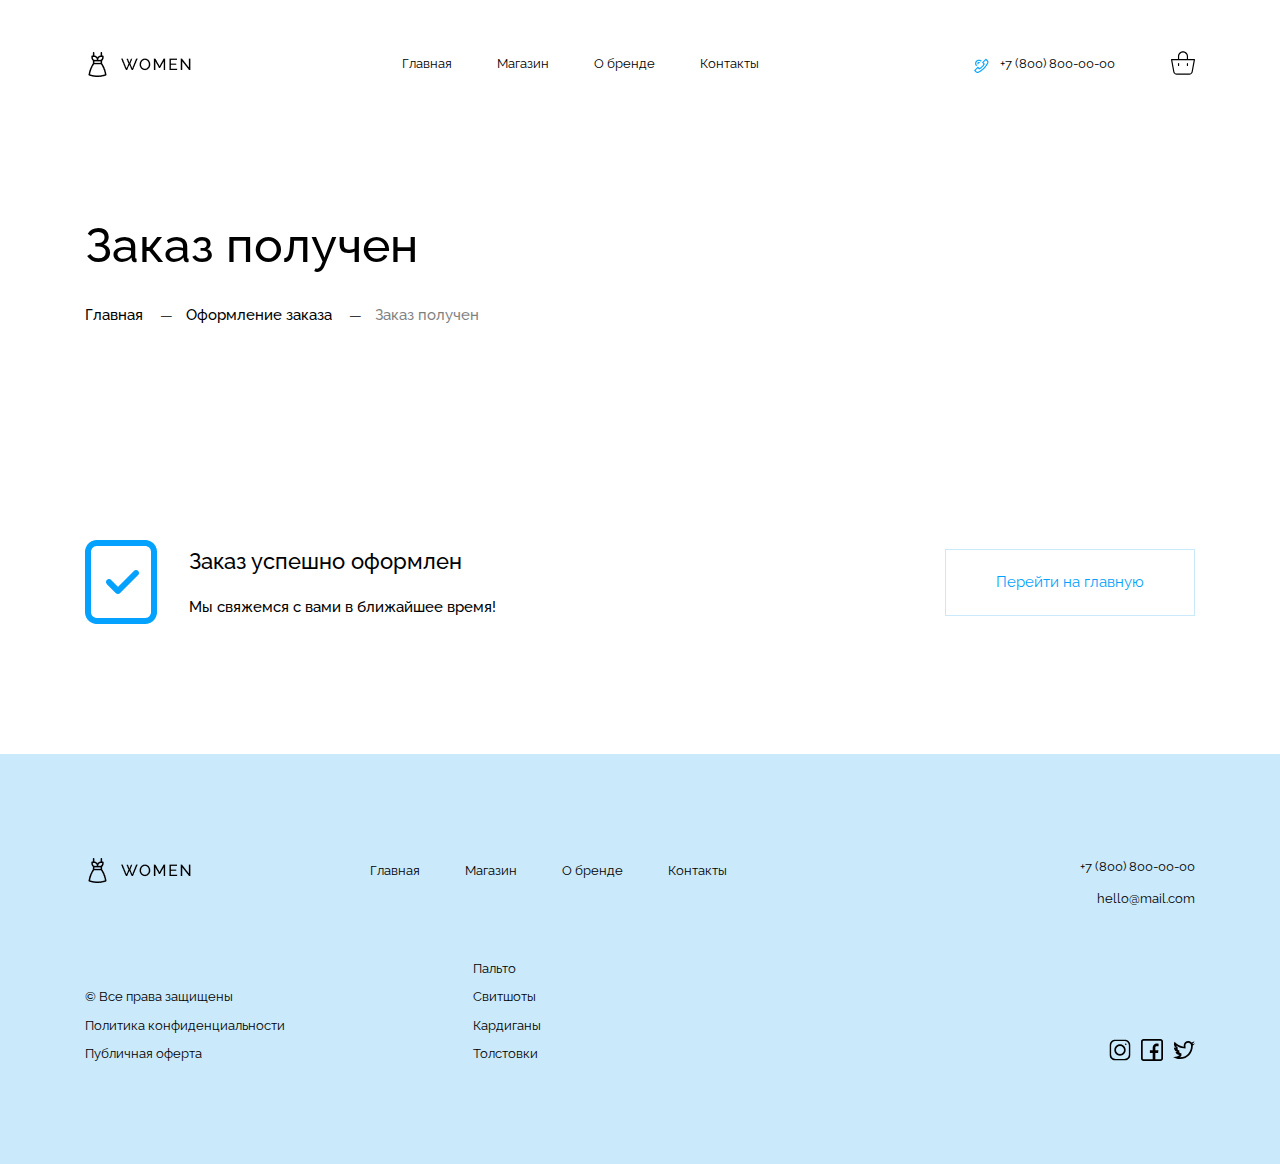
<file: ready.html>
<!DOCTYPE html>
<html lang="ru">

<head>
    <meta charset="UTF-8">
    <meta http-equiv="X-UA-Compatible" content="IE=edge">
    <meta name="viewport" content="width=device-width, initial-scale=1.0">
    <link rel="stylesheet" href="/css/null.css">
    <link rel="preconnect" href="https://fonts.googleapis.com">
    <link rel="preconnect" href="https://fonts.gstatic.com" crossorigin>
    <link href="https://fonts.googleapis.com/css2?family=Raleway:wght@400;500;700;900&display=swap" rel="stylesheet">
    <link rel="stylesheet" href="/css/style.css">
    <title>Women: Заказ получен</title>
</head>

<body>
    <!-- wrapper -->
    <div class="wrapper">

        <!-- header -->
        <header class="header">
            <div class="container">
                <div class="header__inner">
                    <a href="/index.html" class="header__logo"><img src="/images/header/logo.png" alt=""></a>
                    <nav class="header__nav">
                        <ul class="menu">
                            <li><a href="/index.html" class="link">Главная</a></li>
                            <li><a href="/shop.html" class="link">Магазин</a></li>
                            <li><a href="/about.html" class="link">О бренде</a></li>
                            <li><a href="/contacts.html" class="link">Контакты</a></li>
                        </ul>
                        <a href="tel:+78008000000" class="header__phone">+7 (800) 800-00-00</a>
                        <a href="/basket.html" class="header__basket"><svg viewBox="0 0 24 24" fill="none"
                                xmlns="http://www.w3.org/2000/svg">
                                <g clip-path="url(#clip0_1966_456)">
                                    <path
                                        d="M23.8454 8.2243C23.7281 8.10906 23.5642 8.05442 23.4012 8.07624H17.0343V5.26295C17.0343 2.4826 14.7804 0.228699 12.0001 0.228699C9.21971 0.228699 6.96582 2.4826 6.96582 5.26295V8.07624H0.598861C0.421164 8.07624 0.243523 8.07624 0.154646 8.2243C0.0352739 8.33902 -0.0201042 8.5051 0.00659291 8.66851L2.22761 20.81C2.53789 22.5037 4.00034 23.7431 5.72199 23.7713H18.278C20.0046 23.7289 21.464 22.4797 21.7724 20.7804L23.9934 8.66851C24.0201 8.5051 23.9648 8.33902 23.8454 8.2243ZM8.1503 5.26295C8.1503 3.13682 9.87388 1.41324 12 1.41324C14.1261 1.41324 15.8497 3.13682 15.8497 5.26295V8.07624H8.1503V5.26295ZM20.5879 20.6323C20.3884 21.7547 19.4179 22.5759 18.278 22.5868H5.72199C4.58212 22.5759 3.61161 21.7547 3.41215 20.6323L1.30959 9.26078H22.6904L20.5879 20.6323Z" />
                                    <path
                                        d="M16.4421 15.0354C16.7692 15.0354 17.0343 14.7702 17.0343 14.4431V12.6663C17.0343 12.3392 16.7692 12.074 16.4421 12.074C16.1149 12.074 15.8498 12.3392 15.8498 12.6663V14.4431C15.8497 14.7702 16.1149 15.0354 16.4421 15.0354Z" />
                                    <path
                                        d="M7.55803 15.0354C7.88514 15.0354 8.1503 14.7702 8.1503 14.4431V12.6663C8.1503 12.3392 7.88514 12.074 7.55803 12.074C7.23092 12.074 6.96576 12.3392 6.96576 12.6663V14.4431C6.96576 14.7702 7.23092 15.0354 7.55803 15.0354Z" />
                                </g>
                                <defs>
                                    <clipPath id="clip0_1966_456">
                                        <rect width="24" height="24" fill="white" />
                                    </clipPath>
                                </defs>
                            </svg></a>
                    </nav>
                </div>
            </div>
        </header>

        <main class="main">

            <!-- header page -->
            <div class="container">
                <h1 class="main__title main__title--ready">Заказ получен</h1>
            </div>
            <div class="breadcrumbs">
                <div class="container">
                    <ul class="breadcrumbs__list">
                        <li class="breadcrumbs__item">
                            <a href="/index.html" class="breadcrumbs__link">Главная</a>
                        </li>
                        <li class="breadcrumbs__item">
                            <a href="/index.html" class="breadcrumbs__link">Оформление заказа</a>
                        </li>
                        <li class="breadcrumbs__item">
                            <span class="breadcrumbs__link">Заказ получен</span>
                        </li>
                    </ul>
                </div>
            </div>

            <!-- ready -->
            <div class="ready">
                <div class="container">
                    <div class="ready__inner">
                        <div class="ready__items">
                            <div class="ready__image"><img src="/images/READY/ready.png" alt=""></div>
                            <div class="ready__item">
                                <h6 class="ready__item-title">Заказ успешно оформлен</h6>
                                <span class="ready__item-text">Мы свяжемся с вами в ближайшее время!</span>
                            </div>
                        </div>
                        <a href="/index.html" class="button-transparent">Перейти на главную</a>
                    </div>
                </div>
            </div>
        </main>

        <!-- footer -->
        <footer class="footer">
            <div class="container">
                <div class="footer__topline">
                    <div class="footer__nav">
                        <a href="/index.html" class="footer__logo"><img src="/images/header/logo.png" alt=""></a>
                        <ul class="footer__menu">
                            <li><a href="/index.html" class="footer__link">Главная</a></li>
                            <li><a href="/shop.html" class="footer__link">Магазин</a></li>
                            <li><a href="/about.html" class="footer__link">О бренде</a></li>
                            <li><a href="/contacts.html" class="footer__link">Контакты</a></li>
                        </ul>
                    </div>
                    <div class="footer__contact">
                        <a href="tel:78008000000" class="footer__contact-item">+7 (800) 800-00-00</a>
                        <a href="mailto:hello@mail.com" class="footer__contact-item">hello@mail.com</a>
                    </div>
                </div>
                <div class="footer__downline">
                    <div class="footer__body">
                        <div class="footer__copy">
                            <p class="footer__item footer__item--copy">© Все права защищены</p>
                            <a href="#" class="footer__item">Политика конфиденциальности</a>
                            <a href="#" class="footer__item">Публичная оферта</a>
                        </div>
                        <div class="footer__shop">
                            <a href="#" class="footer__item">Пальто</a>
                            <a href="#" class="footer__item">Свитшоты</a>
                            <a href="#" class="footer__item">Кардиганы</a>
                            <a href="#" class="footer__item">Толстовки</a>
                        </div>
                    </div>
                    <div class="footer__social">
                        <a href="#" class="footer__social-item">
                            <svg viewBox="0 0 22 23" fill="none" xmlns="http://www.w3.org/2000/svg">
                                <g clip-path="url(#clip0_4_278)">
                                    <path
                                        d="M15.6094 0.5H6.39066C2.86683 0.5 0 3.36683 0 6.89066V16.1093C0 19.6332 2.86683 22.5 6.39066 22.5H15.6093C19.1332 22.5 22 19.6332 22 16.1094V6.89066C22 3.36683 19.1332 0.5 15.6094 0.5ZM20.2812 16.1093C20.2812 18.6854 18.1854 20.7812 15.6094 20.7812H6.39066C3.81455 20.7812 1.71875 18.6854 1.71875 16.1094V6.89066C1.71875 4.31455 3.81455 2.21875 6.39066 2.21875H15.6093C18.1854 2.21875 20.2812 4.31455 20.2812 6.89066V16.1093Z" />
                                    <path
                                        d="M11 5.57031C7.73034 5.57031 5.07031 8.23034 5.07031 11.5C5.07031 14.7697 7.73034 17.4297 11 17.4297C14.2697 17.4297 16.9297 14.7697 16.9297 11.5C16.9297 8.23034 14.2697 5.57031 11 5.57031ZM11 15.7109C8.6781 15.7109 6.78906 13.8219 6.78906 11.5C6.78906 9.1781 8.6781 7.28906 11 7.28906C13.3219 7.28906 15.2109 9.1781 15.2109 11.5C15.2109 13.8219 13.3219 15.7109 11 15.7109Z" />
                                    <path
                                        d="M17.0156 6.34375C17.4902 6.34375 17.875 5.95899 17.875 5.48438C17.875 5.00976 17.4902 4.625 17.0156 4.625C16.541 4.625 16.1562 5.00976 16.1562 5.48438C16.1562 5.95899 16.541 6.34375 17.0156 6.34375Z" />
                                </g>
                                <defs>
                                    <clipPath id="clip0_4_278">
                                        <rect width="22" height="22" fill="white" transform="translate(0 0.5)" />
                                    </clipPath>
                                </defs>
                            </svg>
                        </a>
                        <a href="#" class="footer__social-item">
                            <svg viewBox="0 0 21 21" fill="none" xmlns="http://www.w3.org/2000/svg">
                                <path
                                    d="M18.5391 0H2.46094C1.1039 0 0 1.1039 0 2.46094V18.5391C0 19.8961 1.1039 21 2.46094 21H18.5391C19.8961 21 21 19.8961 21 18.5391V2.46094C21 1.1039 19.8961 0 18.5391 0ZM19.3594 18.5391C19.3594 18.9914 18.9914 19.3594 18.5391 19.3594H13.6992V13.3711H16.3253L16.6314 10.8281H13.6992V8.08008C13.6992 7.37865 14.2283 6.84961 14.9297 6.84961H16.7754V4.4707C16.2896 4.40213 15.3525 4.30664 14.9297 4.30664C13.973 4.30664 13.0141 4.71023 12.2989 5.41374C11.5621 6.13857 11.1562 7.08801 11.1562 8.08729V10.8281H8.49023V13.3711H11.1562V19.3594H2.46094C2.00864 19.3594 1.64062 18.9914 1.64062 18.5391V2.46094C1.64062 2.00864 2.00864 1.64062 2.46094 1.64062H18.5391C18.9914 1.64062 19.3594 2.00864 19.3594 2.46094V18.5391Z" />
                            </svg>
                        </a>
                        <a href="#" class="footer__social-item">
                            <svg viewBox="0 0 23 23" fill="none" xmlns="http://www.w3.org/2000/svg">
                                <path
                                    d="M20.2712 5.16525L20.2598 5.12109C21.2343 4.53688 22.0211 3.5738 22.3711 2.4707C21.4584 3.01367 20.3904 3.42561 19.3164 3.63867C18.4552 2.7211 17.3061 2.15625 15.9473 2.15625C13.3429 2.15625 11.1855 4.26475 11.1855 6.87305C11.1855 7.24419 11.238 7.60752 11.3203 7.95117V7.99609C7.43875 7.77436 3.92429 5.80031 1.61719 2.96484C1.21231 3.66248 0.988281 4.65939 0.988281 5.52539C0.988281 6.87305 1.78852 8.67805 3.05469 9.52344V9.61328C2.29865 9.58278 1.52429 9.06195 0.898438 8.71484C0.898438 8.73546 0.92584 8.76026 0.92584 8.78088C0.92584 11.0696 2.6034 13.0436 4.76172 13.4766C4.38559 13.5761 3.85582 13.6562 3.45898 13.6562C3.15361 13.6562 2.84877 13.5765 2.56055 13.5215C3.16102 15.3978 4.89648 16.6211 6.96289 16.6211V16.666C5.35446 17.913 3.31577 18.7773 1.12305 18.7773C0.742154 18.7773 0.269531 18.7324 0 18.6875C2.08622 20.0277 4.56631 20.8438 7.23242 20.8438C15.9102 20.8438 20.6641 13.7012 20.6641 7.45703V6.82812C21.5871 6.16144 22.3686 5.26098 23 4.3125C23 4.3125 21.3439 5.09724 20.2712 5.16525ZM18.8672 7.45703C18.8672 8.80523 18.6031 10.221 18.1035 11.5512C17.5785 12.9492 16.8227 14.2107 15.8574 15.3005C14.3434 17.0096 11.6181 19.0469 7.23242 19.0469C7.10354 19.0469 6.97488 19.0446 6.84623 19.0402C7.26966 18.7945 7.67661 18.5211 8.06384 18.2209L8.75977 17.6814V16.8008V16.6211V14.8242L8.0195 14.816C7.21005 14.807 6.55859 14.1483 6.55859 13.3388V11.8696L5.58689 11.6502C5.1569 11.5531 4.85156 11.1711 4.85156 10.7303V9.61328V9.47852L4.8291 8.5626L4.02999 8.02907C3.6849 7.73874 3.37215 7.32406 3.14934 6.87529C5.50724 8.59481 8.30758 9.62379 11.2178 9.79005L13.1172 9.89854V7.99609V7.95117V7.73892L13.0677 7.5325C13.0111 7.29626 12.9824 7.07439 12.9824 6.87305C12.9824 6.09931 13.2911 5.3687 13.8517 4.81576C14.4156 4.25949 15.1598 3.95312 15.9473 3.95312C16.7434 3.95312 17.4362 4.26106 18.0063 4.86841L18.4647 5.35684L18.5202 5.57112L18.5316 5.61528L18.8672 6.91262V7.45703Z" />
                            </svg>
                        </a>
                    </div>
                </div>
            </div>
        </footer>

        <!-- /wrapper -->
    </div>

</body>

</html>
</file>
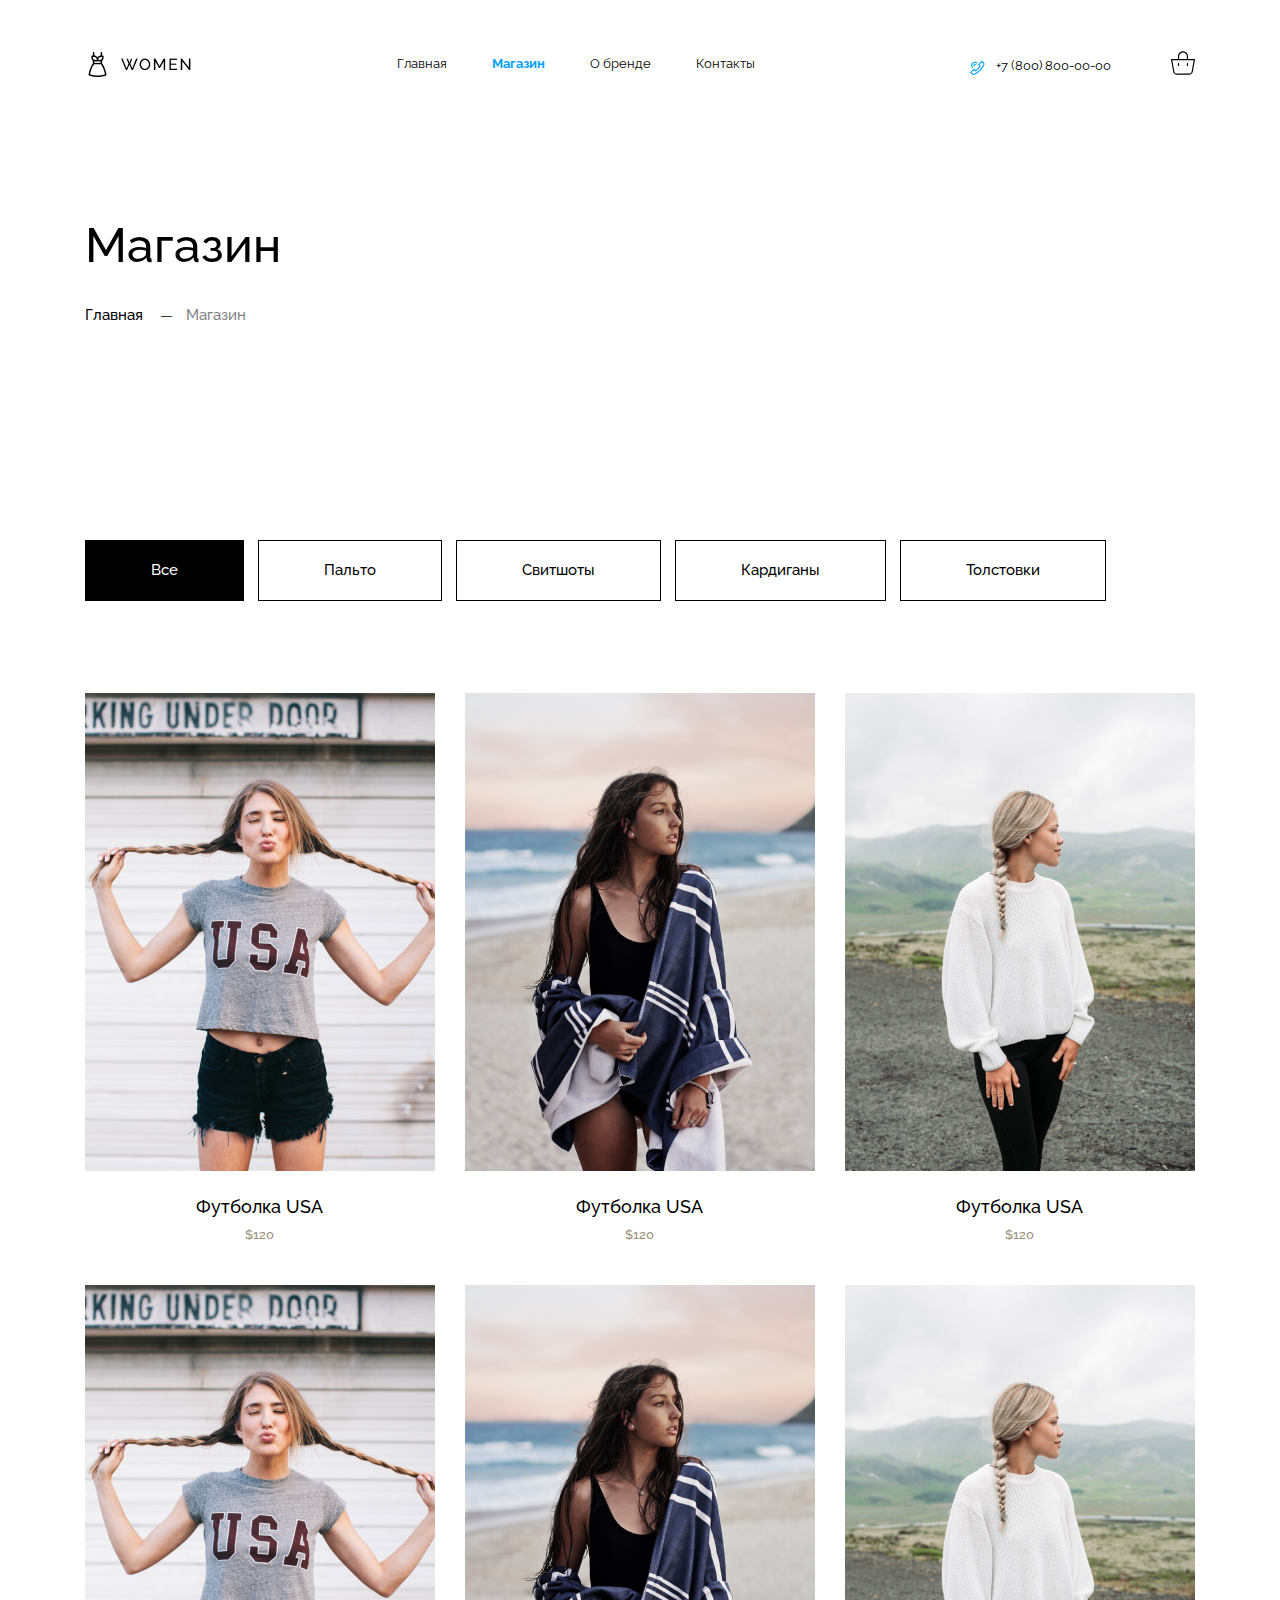
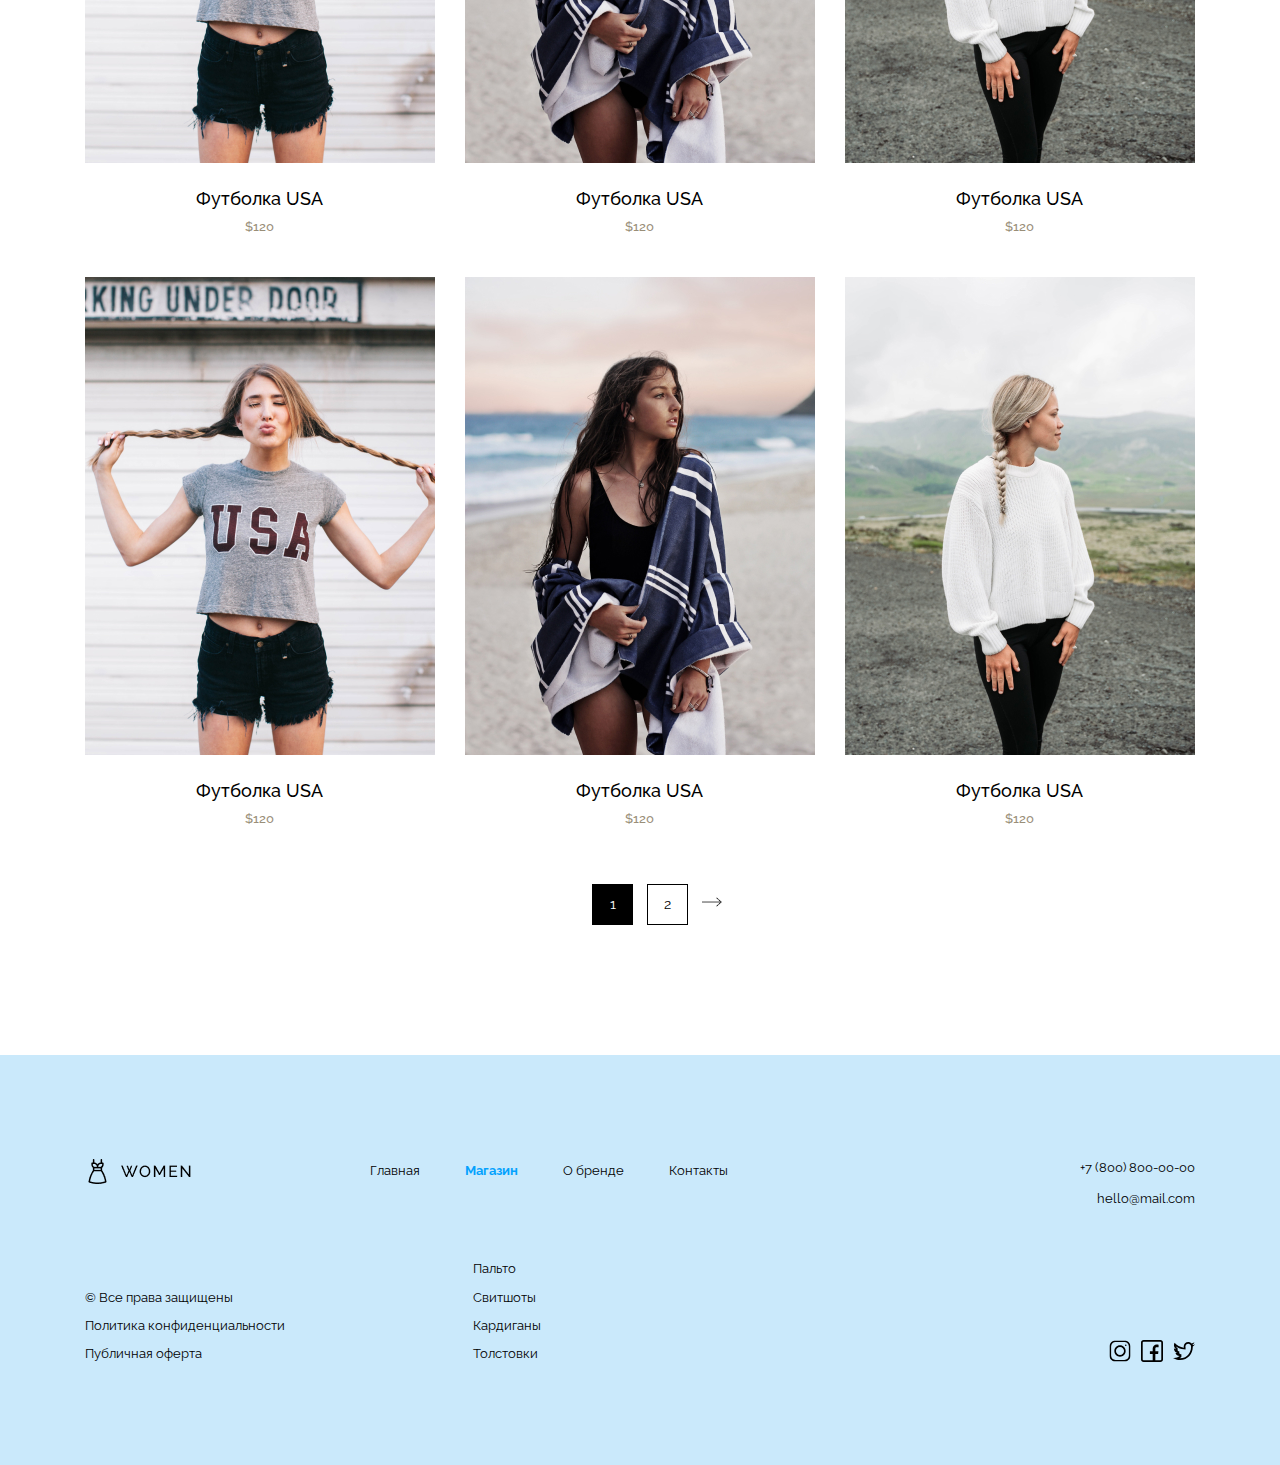
<file: shop.html>
<!DOCTYPE html>
<html lang="ru">

<head>
    <meta charset="UTF-8">
    <meta http-equiv="X-UA-Compatible" content="IE=edge">
    <meta name="viewport" content="width=device-width, initial-scale=1.0">
    <link rel="stylesheet" href="/css/null.css">
    <link rel="preconnect" href="https://fonts.googleapis.com">
    <link rel="preconnect" href="https://fonts.gstatic.com" crossorigin>
    <link href="https://fonts.googleapis.com/css2?family=Raleway:wght@400;500;700;900&display=swap" rel="stylesheet">
    <link rel="stylesheet" href="/css/style.css">
    <title>Магазин</title>
</head>

<body>
    <!-- wrapper -->
    <div class="wrapper">

        <!-- header -->
        <header class="header">
            <div class="container">
                <div class="header__inner">
                    <a href="/index.html" class="header__logo"><img src="/images/header/logo.png" alt=""></a>
                    <nav class="header__nav">
                        <ul class="menu">
                            <li><a href="/index.html" class="link">Главная</a></li>
                            <li><a href="/shop.html" class="link active-link">Магазин</a></li>
                            <li><a href="/about.html" class="link">О бренде</a></li>
                            <li><a href="/contacts.html" class="link">Контакты</a></li>
                        </ul>
                        <div class="menu__info">
                            <a href="tel:+78008000000" class="header__phone">+7 (800) 800-00-00</a>
                            <a href="/basket.html" class="header__basket"><svg viewBox="0 0 24 24" fill="none"
                                    xmlns="http://www.w3.org/2000/svg">
                                    <g clip-path="url(#clip0_1966_456)">
                                        <path
                                            d="M23.8454 8.2243C23.7281 8.10906 23.5642 8.05442 23.4012 8.07624H17.0343V5.26295C17.0343 2.4826 14.7804 0.228699 12.0001 0.228699C9.21971 0.228699 6.96582 2.4826 6.96582 5.26295V8.07624H0.598861C0.421164 8.07624 0.243523 8.07624 0.154646 8.2243C0.0352739 8.33902 -0.0201042 8.5051 0.00659291 8.66851L2.22761 20.81C2.53789 22.5037 4.00034 23.7431 5.72199 23.7713H18.278C20.0046 23.7289 21.464 22.4797 21.7724 20.7804L23.9934 8.66851C24.0201 8.5051 23.9648 8.33902 23.8454 8.2243ZM8.1503 5.26295C8.1503 3.13682 9.87388 1.41324 12 1.41324C14.1261 1.41324 15.8497 3.13682 15.8497 5.26295V8.07624H8.1503V5.26295ZM20.5879 20.6323C20.3884 21.7547 19.4179 22.5759 18.278 22.5868H5.72199C4.58212 22.5759 3.61161 21.7547 3.41215 20.6323L1.30959 9.26078H22.6904L20.5879 20.6323Z" />
                                        <path
                                            d="M16.4421 15.0354C16.7692 15.0354 17.0343 14.7702 17.0343 14.4431V12.6663C17.0343 12.3392 16.7692 12.074 16.4421 12.074C16.1149 12.074 15.8498 12.3392 15.8498 12.6663V14.4431C15.8497 14.7702 16.1149 15.0354 16.4421 15.0354Z" />
                                        <path
                                            d="M7.55803 15.0354C7.88514 15.0354 8.1503 14.7702 8.1503 14.4431V12.6663C8.1503 12.3392 7.88514 12.074 7.55803 12.074C7.23092 12.074 6.96576 12.3392 6.96576 12.6663V14.4431C6.96576 14.7702 7.23092 15.0354 7.55803 15.0354Z" />
                                    </g>
                                    <defs>
                                        <clipPath id="clip0_1966_456">
                                            <rect width="24" height="24" fill="white" />
                                        </clipPath>
                                    </defs>
                                </svg></a>
                        </div>
                    </nav>
                    <button type="button" class="burger">
                        <span class="burger__item"></span>
                    </button>
                </div>
            </div>
        </header>

        <main class="main">

            <!-- header page -->
            <div class="container">
                <h1 class="main__title main__title--shop">Магазин</h1>
            </div>
            <div class="breadcrumbs">
                <div class="container">
                    <ul class="breadcrumbs__list">
                        <li class="breadcrumbs__item">
                            <a href="/index.html" class="breadcrumbs__link">Главная</a>
                        </li>
                        <li class="breadcrumbs__item">
                            <span class="breadcrumbs__link">Магазин</span>
                        </li>
                    </ul>
                </div>

                <!-- tabs -->
                <div class="tabs">
                    <div class="container">
                        <div class="tabs__inner">
                            <div class="tabs__nav">
                                <button class="tabs__button active" type="button" data-tab="#all">Все</button>
                                <button class="tabs__button" type="button" data-tab="#coat">Пальто</button>
                                <button class="tabs__button" type="button" data-tab="#sweetshot">Свитшоты</button>
                                <button class="tabs__button" type="button" data-tab="#cardigan">Кардиганы</button>
                                <button class="tabs__button" type="button" data-tab="#hoody">Толстовки</button>
                            </div>
                            <div class="tabs__content">
                                <div class="tabs__item active" id="all">
                                    <div class="collection__items">
                                        <div class="collection__item-wrapper">
                                            <a href="/product.html" class="collection__item">
                                                <div class="collection__image">
                                                    <img src="/images/collection/1.jpg" alt="">
                                                </div>
                                                <h3 class="collection__name">Футболка USA</h3>
                                                <span class="collection__price">$120</span>
                                            </a>
                                        </div>

                                        <div class="collection__item-wrapper">
                                            <a href="/product.html" class="collection__item">
                                                <div class="collection__image">
                                                    <img src="/images/collection/2.jpg" alt="">
                                                </div>
                                                <h3 class="collection__name">Футболка USA</h3>
                                                <span class="collection__price">$120</span>
                                            </a>
                                        </div>

                                        <div class="collection__item-wrapper">
                                            <a href="/product.html" class="collection__item">
                                                <div class="collection__image">
                                                    <img src="/images/collection/3.jpg" alt="">
                                                </div>
                                                <h3 class="collection__name">Футболка USA</h3>
                                                <span class="collection__price">$120</span>
                                            </a>
                                        </div>

                                        <div class="collection__item-wrapper">
                                            <a href="/product.html" class="collection__item">
                                                <div class="collection__image">
                                                    <img src="/images/collection/1.jpg" alt="">
                                                </div>
                                                <h3 class="collection__name">Футболка USA</h3>
                                                <span class="collection__price">$120</span>
                                            </a>
                                        </div>

                                        <div class="collection__item-wrapper">
                                            <a href="/product.html" class="collection__item">
                                                <div class="collection__image">
                                                    <img src="/images/collection/2.jpg" alt="">
                                                </div>
                                                <h3 class="collection__name">Футболка USA</h3>
                                                <span class="collection__price">$120</span>
                                            </a>
                                        </div>

                                        <div class="collection__item-wrapper">
                                            <a href="/product.html" class="collection__item">
                                                <div class="collection__image">
                                                    <img src="/images/collection/3.jpg" alt="">
                                                </div>
                                                <h3 class="collection__name">Футболка USA</h3>
                                                <span class="collection__price">$120</span>
                                            </a>
                                        </div>

                                        <div class="collection__item-wrapper">
                                            <a href="/product.html" class="collection__item">
                                                <div class="collection__image">
                                                    <img src="/images/collection/1.jpg" alt="">
                                                </div>
                                                <h3 class="collection__name">Футболка USA</h3>
                                                <span class="collection__price">$120</span>
                                            </a>
                                        </div>

                                        <div class="collection__item-wrapper">
                                            <a href="/product.html" class="collection__item">
                                                <div class="collection__image">
                                                    <img src="/images/collection/2.jpg" alt="">
                                                </div>
                                                <h3 class="collection__name">Футболка USA</h3>
                                                <span class="collection__price">$120</span>
                                            </a>
                                        </div>

                                        <div class="collection__item-wrapper">
                                            <a href="/product.html" class="collection__item">
                                                <div class="collection__image">
                                                    <img src="/images/collection/3.jpg" alt="">
                                                </div>
                                                <h3 class="collection__name">Футболка USA</h3>
                                                <span class="collection__price">$120</span>
                                            </a>
                                        </div>
                                    </div>
                                </div>

                                <div class="tabs__item" id="coat">
                                    <div class="collection__items">
                                        <div class="collection__item-wrapper">
                                            <a href="/product.html" class="collection__item">
                                                <div class="collection__image">
                                                    <img src="/images/collection/2.jpg" alt="">
                                                </div>
                                                <h3 class="collection__name">Футболка USA</h3>
                                                <span class="collection__price">$120</span>
                                            </a>
                                        </div>

                                        <div class="collection__item-wrapper">
                                            <a href="/product.html" class="collection__item">
                                                <div class="collection__image">
                                                    <img src="/images/collection/1.jpg" alt="">
                                                </div>
                                                <h3 class="collection__name">Футболка USA</h3>
                                                <span class="collection__price">$120</span>
                                            </a>
                                        </div>

                                        <div class="collection__item-wrapper">
                                            <a href="/product.html" class="collection__item">
                                                <div class="collection__image">
                                                    <img src="/images/collection/3.jpg" alt="">
                                                </div>
                                                <h3 class="collection__name">Футболка USA</h3>
                                                <span class="collection__price">$120</span>
                                            </a>
                                        </div>

                                        <div class="collection__item-wrapper">
                                            <a href="/product.html" class="collection__item">
                                                <div class="collection__image">
                                                    <img src="/images/collection/1.jpg" alt="">
                                                </div>
                                                <h3 class="collection__name">Футболка USA</h3>
                                                <span class="collection__price">$120</span>
                                            </a>
                                        </div>

                                        <div class="collection__item-wrapper">
                                            <a href="/product.html" class="collection__item">
                                                <div class="collection__image">
                                                    <img src="/images/collection/2.jpg" alt="">
                                                </div>
                                                <h3 class="collection__name">Футболка USA</h3>
                                                <span class="collection__price">$120</span>
                                            </a>
                                        </div>

                                        <div class="collection__item-wrapper">
                                            <a href="/product.html" class="collection__item">
                                                <div class="collection__image">
                                                    <img src="/images/collection/3.jpg" alt="">
                                                </div>
                                                <h3 class="collection__name">Футболка USA</h3>
                                                <span class="collection__price">$120</span>
                                            </a>
                                        </div>

                                        <div class="collection__item-wrapper">
                                            <a href="/product.html" class="collection__item">
                                                <div class="collection__image">
                                                    <img src="/images/collection/1.jpg" alt="">
                                                </div>
                                                <h3 class="collection__name">Футболка USA</h3>
                                                <span class="collection__price">$120</span>
                                            </a>
                                        </div>

                                        <div class="collection__item-wrapper">
                                            <a href="/product.html" class="collection__item">
                                                <div class="collection__image">
                                                    <img src="/images/collection/2.jpg" alt="">
                                                </div>
                                                <h3 class="collection__name">Футболка USA</h3>
                                                <span class="collection__price">$120</span>
                                            </a>
                                        </div>

                                        <div class="collection__item-wrapper">
                                            <a href="/product.html" class="collection__item">
                                                <div class="collection__image">
                                                    <img src="/images/collection/3.jpg" alt="">
                                                </div>
                                                <h3 class="collection__name">Футболка USA</h3>
                                                <span class="collection__price">$120</span>
                                            </a>
                                        </div>
                                    </div>
                                </div>

                                <div class="tabs__item" id="sweetshot">
                                    <div class="collection__items">
                                        <div class="collection__item-wrapper">
                                            <a href="/product.html" class="collection__item">
                                                <div class="collection__image">
                                                    <img src="/images/collection/3.jpg" alt="">
                                                </div>
                                                <h3 class="collection__name">Футболка USA</h3>
                                                <span class="collection__price">$120</span>
                                            </a>
                                        </div>

                                        <div class="collection__item-wrapper">
                                            <a href="/product.html" class="collection__item">
                                                <div class="collection__image">
                                                    <img src="/images/collection/2.jpg" alt="">
                                                </div>
                                                <h3 class="collection__name">Футболка USA</h3>
                                                <span class="collection__price">$120</span>
                                            </a>
                                        </div>

                                        <div class="collection__item-wrapper">
                                            <a href="/product.html" class="collection__item">
                                                <div class="collection__image">
                                                    <img src="/images/collection/1.jpg" alt="">
                                                </div>
                                                <h3 class="collection__name">Футболка USA</h3>
                                                <span class="collection__price">$120</span>
                                            </a>
                                        </div>

                                        <div class="collection__item-wrapper">
                                            <a href="/product.html" class="collection__item">
                                                <div class="collection__image">
                                                    <img src="/images/collection/1.jpg" alt="">
                                                </div>
                                                <h3 class="collection__name">Футболка USA</h3>
                                                <span class="collection__price">$120</span>
                                            </a>
                                        </div>

                                        <div class="collection__item-wrapper">
                                            <a href="/product.html" class="collection__item">
                                                <div class="collection__image">
                                                    <img src="/images/collection/2.jpg" alt="">
                                                </div>
                                                <h3 class="collection__name">Футболка USA</h3>
                                                <span class="collection__price">$120</span>
                                            </a>
                                        </div>

                                        <div class="collection__item-wrapper">
                                            <a href="/product.html" class="collection__item">
                                                <div class="collection__image">
                                                    <img src="/images/collection/3.jpg" alt="">
                                                </div>
                                                <h3 class="collection__name">Футболка USA</h3>
                                                <span class="collection__price">$120</span>
                                            </a>
                                        </div>

                                        <div class="collection__item-wrapper">
                                            <a href="/product.html" class="collection__item">
                                                <div class="collection__image">
                                                    <img src="/images/collection/1.jpg" alt="">
                                                </div>
                                                <h3 class="collection__name">Футболка USA</h3>
                                                <span class="collection__price">$120</span>
                                            </a>
                                        </div>

                                        <div class="collection__item-wrapper">
                                            <a href="/product.html" class="collection__item">
                                                <div class="collection__image">
                                                    <img src="/images/collection/2.jpg" alt="">
                                                </div>
                                                <h3 class="collection__name">Футболка USA</h3>
                                                <span class="collection__price">$120</span>
                                            </a>
                                        </div>

                                        <div class="collection__item-wrapper">
                                            <a href="/product.html" class="collection__item">
                                                <div class="collection__image">
                                                    <img src="/images/collection/3.jpg" alt="">
                                                </div>
                                                <h3 class="collection__name">Футболка USA</h3>
                                                <span class="collection__price">$120</span>
                                            </a>
                                        </div>
                                    </div>
                                </div>

                                <div class="tabs__item" id="cardigan">
                                    <div class="collection__items">
                                        <div class="collection__item-wrapper">
                                            <a href="/product.html" class="collection__item">
                                                <div class="collection__image">
                                                    <img src="/images/collection/1.jpg" alt="">
                                                </div>
                                                <h3 class="collection__name">Футболка USA</h3>
                                                <span class="collection__price">$120</span>
                                            </a>
                                        </div>

                                        <div class="collection__item-wrapper">
                                            <a href="/product.html" class="collection__item">
                                                <div class="collection__image">
                                                    <img src="/images/collection/2.jpg" alt="">
                                                </div>
                                                <h3 class="collection__name">Футболка USA</h3>
                                                <span class="collection__price">$120</span>
                                            </a>
                                        </div>

                                        <div class="collection__item-wrapper">
                                            <a href="/product.html" class="collection__item">
                                                <div class="collection__image">
                                                    <img src="/images/collection/3.jpg" alt="">
                                                </div>
                                                <h3 class="collection__name">Футболка USA</h3>
                                                <span class="collection__price">$120</span>
                                            </a>
                                        </div>

                                        <div class="collection__item-wrapper">
                                            <a href="/product.html" class="collection__item">
                                                <div class="collection__image">
                                                    <img src="/images/collection/1.jpg" alt="">
                                                </div>
                                                <h3 class="collection__name">Футболка USA</h3>
                                                <span class="collection__price">$120</span>
                                            </a>
                                        </div>

                                        <div class="collection__item-wrapper">
                                            <a href="/product.html" class="collection__item">
                                                <div class="collection__image">
                                                    <img src="/images/collection/2.jpg" alt="">
                                                </div>
                                                <h3 class="collection__name">Футболка USA</h3>
                                                <span class="collection__price">$120</span>
                                            </a>
                                        </div>

                                        <div class="collection__item-wrapper">
                                            <a href="/product.html" class="collection__item">
                                                <div class="collection__image">
                                                    <img src="/images/collection/3.jpg" alt="">
                                                </div>
                                                <h3 class="collection__name">Футболка USA</h3>
                                                <span class="collection__price">$120</span>
                                            </a>
                                        </div>

                                        <div class="collection__item-wrapper">
                                            <a href="/product.html" class="collection__item">
                                                <div class="collection__image">
                                                    <img src="/images/collection/1.jpg" alt="">
                                                </div>
                                                <h3 class="collection__name">Футболка USA</h3>
                                                <span class="collection__price">$120</span>
                                            </a>
                                        </div>

                                        <div class="collection__item-wrapper">
                                            <a href="/product.html" class="collection__item">
                                                <div class="collection__image">
                                                    <img src="/images/collection/2.jpg" alt="">
                                                </div>
                                                <h3 class="collection__name">Футболка USA</h3>
                                                <span class="collection__price">$120</span>
                                            </a>
                                        </div>

                                        <div class="collection__item-wrapper">
                                            <a href="/product.html" class="collection__item">
                                                <div class="collection__image">
                                                    <img src="/images/collection/3.jpg" alt="">
                                                </div>
                                                <h3 class="collection__name">Футболка USA</h3>
                                                <span class="collection__price">$120</span>
                                            </a>
                                        </div>
                                    </div>
                                </div>

                                <div class="tabs__item" id="hoody">
                                    <div class="collection__items">
                                        <div class="collection__item-wrapper">
                                            <a href="/product.html" class="collection__item">
                                                <div class="collection__image">
                                                    <img src="/images/collection/3.jpg" alt="">
                                                </div>
                                                <h3 class="collection__name">Футболка USA</h3>
                                                <span class="collection__price">$120</span>
                                            </a>
                                        </div>

                                        <div class="collection__item-wrapper">
                                            <a href="/product.html" class="collection__item">
                                                <div class="collection__image">
                                                    <img src="/images/collection/1.jpg" alt="">
                                                </div>
                                                <h3 class="collection__name">Футболка USA</h3>
                                                <span class="collection__price">$120</span>
                                            </a>
                                        </div>

                                        <div class="collection__item-wrapper">
                                            <a href="/product.html" class="collection__item">
                                                <div class="collection__image">
                                                    <img src="/images/collection/2.jpg" alt="">
                                                </div>
                                                <h3 class="collection__name">Футболка USA</h3>
                                                <span class="collection__price">$120</span>
                                            </a>
                                        </div>

                                        <div class="collection__item-wrapper">
                                            <a href="/product.html" class="collection__item">
                                                <div class="collection__image">
                                                    <img src="/images/collection/1.jpg" alt="">
                                                </div>
                                                <h3 class="collection__name">Футболка USA</h3>
                                                <span class="collection__price">$120</span>
                                            </a>
                                        </div>

                                        <div class="collection__item-wrapper">
                                            <a href="/product.html" class="collection__item">
                                                <div class="collection__image">
                                                    <img src="/images/collection/2.jpg" alt="">
                                                </div>
                                                <h3 class="collection__name">Футболка USA</h3>
                                                <span class="collection__price">$120</span>
                                            </a>
                                        </div>

                                        <div class="collection__item-wrapper">
                                            <a href="/product.html" class="collection__item">
                                                <div class="collection__image">
                                                    <img src="/images/collection/3.jpg" alt="">
                                                </div>
                                                <h3 class="collection__name">Футболка USA</h3>
                                                <span class="collection__price">$120</span>
                                            </a>
                                        </div>

                                        <div class="collection__item-wrapper">
                                            <a href="/product.html" class="collection__item">
                                                <div class="collection__image">
                                                    <img src="/images/collection/1.jpg" alt="">
                                                </div>
                                                <h3 class="collection__name">Футболка USA</h3>
                                                <span class="collection__price">$120</span>
                                            </a>
                                        </div>

                                        <div class="collection__item-wrapper">
                                            <a href="/product.html" class="collection__item">
                                                <div class="collection__image">
                                                    <img src="/images/collection/2.jpg" alt="">
                                                </div>
                                                <h3 class="collection__name">Футболка USA</h3>
                                                <span class="collection__price">$120</span>
                                            </a>
                                        </div>

                                        <div class="collection__item-wrapper">
                                            <a href="/product.html" class="collection__item">
                                                <div class="collection__image">
                                                    <img src="/images/collection/3.jpg" alt="">
                                                </div>
                                                <h3 class="collection__name">Футболка USA</h3>
                                                <span class="collection__price">$120</span>
                                            </a>
                                        </div>
                                    </div>
                                </div>
                            </div>
                            <div class="tabs__pagination">
                                <a href="#" class="tabs__pagination-prev">
                                    <img src="/images/SHOP/tabs/arrow-prew.png" alt="">
                                </a>
                                <a href="#" class="tabs__pagination-item active">1</a>
                                <a href="#" class="tabs__pagination-item">2</a>
                                <a href="#" class="tabs__pagination-next">
                                    <img src="/images/SHOP/tabs/arrow-next.png" alt="">
                                </a>
                            </div>
                        </div>
                    </div>
                </div>
            </div>
        </main>

        <!-- footer -->
        <footer class="footer">
            <div class="container">
                <div class="footer__topline">
                    <div class="footer__nav">
                        <a href="/index.html" class="footer__logo"><img src="/images/header/logo.png" alt=""></a>
                        <ul class="footer__menu">
                            <li><a href="/index.html" class="footer__link">Главная</a></li>
                            <li><a href="/shop.html" class="footer__link footer__link--active">Магазин</a></li>
                            <li><a href="/about.html" class="footer__link">О бренде</a></li>
                            <li><a href="/contacts.html" class="footer__link">Контакты</a></li>
                        </ul>
                    </div>
                    <div class="footer__contact">
                        <a href="tel:78008000000" class="footer__contact-item">+7 (800) 800-00-00</a>
                        <a href="mailto:hello@mail.com" class="footer__contact-item">hello@mail.com</a>
                    </div>
                </div>
                <div class="footer__downline">
                    <div class="footer__body">
                        <div class="footer__copy">
                            <p class="footer__item footer__item--copy">© Все права защищены</p>
                            <a href="#" class="footer__item">Политика конфиденциальности</a>
                            <a href="#" class="footer__item">Публичная оферта</a>
                        </div>
                        <div class="footer__shop">
                            <a href="#" class="footer__item">Пальто</a>
                            <a href="#" class="footer__item">Свитшоты</a>
                            <a href="#" class="footer__item">Кардиганы</a>
                            <a href="#" class="footer__item">Толстовки</a>
                        </div>
                    </div>
                    <div class="footer__social">
                        <a href="#" class="footer__social-item">
                            <svg viewBox="0 0 22 23" fill="none" xmlns="http://www.w3.org/2000/svg">
                                <g clip-path="url(#clip0_4_278)">
                                    <path
                                        d="M15.6094 0.5H6.39066C2.86683 0.5 0 3.36683 0 6.89066V16.1093C0 19.6332 2.86683 22.5 6.39066 22.5H15.6093C19.1332 22.5 22 19.6332 22 16.1094V6.89066C22 3.36683 19.1332 0.5 15.6094 0.5ZM20.2812 16.1093C20.2812 18.6854 18.1854 20.7812 15.6094 20.7812H6.39066C3.81455 20.7812 1.71875 18.6854 1.71875 16.1094V6.89066C1.71875 4.31455 3.81455 2.21875 6.39066 2.21875H15.6093C18.1854 2.21875 20.2812 4.31455 20.2812 6.89066V16.1093Z" />
                                    <path
                                        d="M11 5.57031C7.73034 5.57031 5.07031 8.23034 5.07031 11.5C5.07031 14.7697 7.73034 17.4297 11 17.4297C14.2697 17.4297 16.9297 14.7697 16.9297 11.5C16.9297 8.23034 14.2697 5.57031 11 5.57031ZM11 15.7109C8.6781 15.7109 6.78906 13.8219 6.78906 11.5C6.78906 9.1781 8.6781 7.28906 11 7.28906C13.3219 7.28906 15.2109 9.1781 15.2109 11.5C15.2109 13.8219 13.3219 15.7109 11 15.7109Z" />
                                    <path
                                        d="M17.0156 6.34375C17.4902 6.34375 17.875 5.95899 17.875 5.48438C17.875 5.00976 17.4902 4.625 17.0156 4.625C16.541 4.625 16.1562 5.00976 16.1562 5.48438C16.1562 5.95899 16.541 6.34375 17.0156 6.34375Z" />
                                </g>
                                <defs>
                                    <clipPath id="clip0_4_278">
                                        <rect width="22" height="22" fill="white" transform="translate(0 0.5)" />
                                    </clipPath>
                                </defs>
                            </svg>
                        </a>
                        <a href="#" class="footer__social-item">
                            <svg viewBox="0 0 21 21" fill="none" xmlns="http://www.w3.org/2000/svg">
                                <path
                                    d="M18.5391 0H2.46094C1.1039 0 0 1.1039 0 2.46094V18.5391C0 19.8961 1.1039 21 2.46094 21H18.5391C19.8961 21 21 19.8961 21 18.5391V2.46094C21 1.1039 19.8961 0 18.5391 0ZM19.3594 18.5391C19.3594 18.9914 18.9914 19.3594 18.5391 19.3594H13.6992V13.3711H16.3253L16.6314 10.8281H13.6992V8.08008C13.6992 7.37865 14.2283 6.84961 14.9297 6.84961H16.7754V4.4707C16.2896 4.40213 15.3525 4.30664 14.9297 4.30664C13.973 4.30664 13.0141 4.71023 12.2989 5.41374C11.5621 6.13857 11.1562 7.08801 11.1562 8.08729V10.8281H8.49023V13.3711H11.1562V19.3594H2.46094C2.00864 19.3594 1.64062 18.9914 1.64062 18.5391V2.46094C1.64062 2.00864 2.00864 1.64062 2.46094 1.64062H18.5391C18.9914 1.64062 19.3594 2.00864 19.3594 2.46094V18.5391Z" />
                            </svg>
                        </a>
                        <a href="#" class="footer__social-item">
                            <svg viewBox="0 0 23 23" fill="none" xmlns="http://www.w3.org/2000/svg">
                                <path
                                    d="M20.2712 5.16525L20.2598 5.12109C21.2343 4.53688 22.0211 3.5738 22.3711 2.4707C21.4584 3.01367 20.3904 3.42561 19.3164 3.63867C18.4552 2.7211 17.3061 2.15625 15.9473 2.15625C13.3429 2.15625 11.1855 4.26475 11.1855 6.87305C11.1855 7.24419 11.238 7.60752 11.3203 7.95117V7.99609C7.43875 7.77436 3.92429 5.80031 1.61719 2.96484C1.21231 3.66248 0.988281 4.65939 0.988281 5.52539C0.988281 6.87305 1.78852 8.67805 3.05469 9.52344V9.61328C2.29865 9.58278 1.52429 9.06195 0.898438 8.71484C0.898438 8.73546 0.92584 8.76026 0.92584 8.78088C0.92584 11.0696 2.6034 13.0436 4.76172 13.4766C4.38559 13.5761 3.85582 13.6562 3.45898 13.6562C3.15361 13.6562 2.84877 13.5765 2.56055 13.5215C3.16102 15.3978 4.89648 16.6211 6.96289 16.6211V16.666C5.35446 17.913 3.31577 18.7773 1.12305 18.7773C0.742154 18.7773 0.269531 18.7324 0 18.6875C2.08622 20.0277 4.56631 20.8438 7.23242 20.8438C15.9102 20.8438 20.6641 13.7012 20.6641 7.45703V6.82812C21.5871 6.16144 22.3686 5.26098 23 4.3125C23 4.3125 21.3439 5.09724 20.2712 5.16525ZM18.8672 7.45703C18.8672 8.80523 18.6031 10.221 18.1035 11.5512C17.5785 12.9492 16.8227 14.2107 15.8574 15.3005C14.3434 17.0096 11.6181 19.0469 7.23242 19.0469C7.10354 19.0469 6.97488 19.0446 6.84623 19.0402C7.26966 18.7945 7.67661 18.5211 8.06384 18.2209L8.75977 17.6814V16.8008V16.6211V14.8242L8.0195 14.816C7.21005 14.807 6.55859 14.1483 6.55859 13.3388V11.8696L5.58689 11.6502C5.1569 11.5531 4.85156 11.1711 4.85156 10.7303V9.61328V9.47852L4.8291 8.5626L4.02999 8.02907C3.6849 7.73874 3.37215 7.32406 3.14934 6.87529C5.50724 8.59481 8.30758 9.62379 11.2178 9.79005L13.1172 9.89854V7.99609V7.95117V7.73892L13.0677 7.5325C13.0111 7.29626 12.9824 7.07439 12.9824 6.87305C12.9824 6.09931 13.2911 5.3687 13.8517 4.81576C14.4156 4.25949 15.1598 3.95312 15.9473 3.95312C16.7434 3.95312 17.4362 4.26106 18.0063 4.86841L18.4647 5.35684L18.5202 5.57112L18.5316 5.61528L18.8672 6.91262V7.45703Z" />
                            </svg>
                        </a>
                    </div>
                </div>
            </div>
        </footer>

        <!-- /wrapper -->
    </div>

    <script src="https://code.jquery.com/jquery-3.6.0.slim.min.js"
        integrity="sha256-u7e5khyithlIdTpu22PHhENmPcRdFiHRjhAuHcs05RI=" crossorigin="anonymous"></script>
    <script src="/js/slick.min.js"></script>
    <script src="/js/script.js"></script>
</body>

</html>
</file>
<file: css/null.css>
/*Обнуление*/
*{
	padding: 0;
	margin: 0;
	border: 0;
}
*,*:before,*:after{
	-moz-box-sizing: border-box;
	-webkit-box-sizing: border-box;
	box-sizing: border-box;
}
:focus,:active{outline: none;}
a:focus,a:active{outline: none;}

nav,footer,header,aside{display: block;}

html,body{
	height: 100%;
	width: 100%;
	font-size: 100%;
	line-height: 1;
	font-size: 14px;
	-ms-text-size-adjust: 100%;
	-moz-text-size-adjust: 100%;
	-webkit-text-size-adjust: 100%;
}
input,button,textarea{font-family:inherit;}

input::-ms-clear{display: none;}
button{cursor: pointer;}
button::-moz-focus-inner {padding:0;border:0;}
a, a:visited{text-decoration: none;}
a:hover{text-decoration: none;}
ul li{list-style: none;}
img{vertical-align: top;}

h1,h2,h3,h4,h5,h6{font-size:inherit;font-weight: 400;}
/*--------------------*/

.bigred{
	font-size: 20px;
	color: red;
}
</file>
<file: css/style.css>
body {
    font-family: "Raleway";
}

body.lock {
    overflow: hidden;
}

.wrapper {
    width: 100%;
    min-height: 100%;
    overflow: hidden;
    display: flex;
    flex-direction: column;
}

.main {
    flex: 1 1 auto;
}

.container {
    max-width: 1130px;
    padding: 0 10px;
    margin: 0 auto;
}

a {
    color: inherit;
}

:root {
    --light-blue: #cae9fb;
    --blue: #04a2fe;
    --grey: #979797;
    --grey-hover: #757575;
}

.button-filling {
    display: inline-block;
    font-size: 1.0625rem;
    line-height: 1.4;
    color: #fff;
    padding: 22px 50px;
    background-color: var(--grey);
    align-self: flex-start;
    transition: all .2s linear;
    white-space: nowrap;
}

.button-filling:hover {
    background-color: var(--grey-hover);
}
/* button-filling:hover */
@media (max-width: 1190px) {
    .button-filling:hover {
        background-color: var(--grey);
    }
}

.button-filling:active {
    transform: scale(0.95);
}

.title {
    font-size: 2.5rem;
    line-height: 1.1;
    font-weight: 500;
    color: #000;
}
/* title */
@media (max-width: 370px) {
    .title {
        font-size: 1.9rem;
    }
}

.button-transparent {
    display: inline-block;
    font-size: 1.0625rem;
    line-height: 1.4;
    color: var(--blue);
    border: 1px solid var(--light-blue);
    padding: 22px 50px;
    background-color: transparent;
    transition: all .2s linear;
    white-space: nowrap;
}

.button-transparent:hover {
    background-color: var(--blue);
    border: 1px solid var(--blue);
    color: #fff;
}
/* button-transparent:hover  */
@media (max-width: 1190px) {
    .button-transparent:hover {
        color: var(--blue);
        border: 1px solid var(--light-blue);
        background-color: transparent;
    }
}

.button-transparent:active {
    transform: scale(0.95);
}

.main__title {
    font-size: 3.4375rem;
    line-height: 1.4;
    font-weight: 500;
    color: #000;
    margin-bottom: 26px;
}
/* main__title */
@media (max-width: 500px) {
    .main__title {
        font-size: 2.7rem;
    }
}

/* breadcrumbs */

.breadcrumbs__list {
    display: flex;
}

.breadcrumbs__item:last-child {
    opacity: 50%;
}

.breadcrumbs__item::after {
    content: "—";
    margin: 0 13px 0 13px;
}
/* breadcrumbs__item::after */
@media (max-width: 400px) {
    .breadcrumbs__item::after{
        margin: 0 4px 0 4px;
    }
}

.breadcrumbs__item:last-child::after {
    display: none;
}

.breadcrumbs__item a:hover {
    text-decoration: underline;
}
/* breadcrumbs__item a:hover  */
@media (max-width: 1190px) {
    .breadcrumbs__item a:hover {
        text-decoration: none;
    }
}

.breadcrumbs__link {
    font-size: 1.0625rem;
    line-height: 1.4;
    font-weight: 500;
    color: #000;
}
/* breadcrumbs__link */
@media (max-width: 400px) {
    .breadcrumbs__link{
        font-size: 0.8rem;
    }
}

/* =========================================================================================== */

/* ========== header ========== */

.header {
    position: absolute;
    width: 100%;
    padding: 51px 0 44px 0;
    transition: all 0.2s linear;
}

.header-fixed {
    position: fixed;
    padding: 15px 0 15px 0;
    z-index: 1000;
    top: 0;
    left: 0;
    background-color: rgba(255, 255, 255, 0.9);
    animation-name: showHeader;
    animation-duration: 1s;
    transition: all 0.1s linear;
}
@keyframes showHeader {
    0% {
        opacity: 0;
        top: -90px;
    }
    100% {
        opacity: 1;
        top: 0;
    }
}

.header__inner {
    display: flex;
    justify-content: space-between;
    align-items: center;
}

.header__logo {
    max-width: 107px;
    max-height: 25px;
    margin-right: 50px;
}

.header__logo img {
    object-fit: cover;
}

.header__nav {
    display: flex;
    align-items: center;
    justify-content: space-between;
}

/* header__nav */
@media (max-width: 885px) {
    .header__nav {
        display: none;
        z-index: 10;
        position: absolute;
        right: 0;
        top: 0;
        width: 50vw;
        height: 100vh;
        flex-direction: column;
        align-items: flex-end;
        background-color: var(--blue);
        padding: 150px 20px 20px 20px;
        overflow-y: auto;
    }
}
@media (max-width: 600px) {
    .header__nav {
        width: 70vw;
    }
}
@media (max-width: 430px) {
    .header__nav {
        width: 100vw;
        align-items: center;
    }
}

.menu {
    display: flex;
    align-items: center;
    margin-right: 170px;
}
/* menu */
@media (max-width: 1070px) {
    .menu {
        margin-right: 45px;
    }
}
@media (max-width: 885px) {
    .menu {
        flex-direction: column;
        align-items: flex-end;
        text-align: right;
        margin: 0;
        width: 100%;
    }
}
@media (max-width: 430px) {
    .menu {
        align-items: center;
        text-align: center;
    }
}

.menu li {
    margin-right: 45px;
}
/* menu li */
@media (max-width: 885px) {
    .menu li {
        margin: 0;
        width: 100%;
    }
}

.nav li:last-child {
    margin-right: 0;
}

.link {
    font-size: 0.9375rem;
    line-height: 1.4;
    color: #000;
    position: relative;
    transition: all .2s linear;
}
/* link */
@media (max-width: 885px) {
    .link {
        font-size: 1.4rem;
        padding: 30px 0;
        width: 100%;
        display: inline-block;
    }
}

.link::before {
    content: "";
    position: absolute;
    width: 100%;
    height: 2px;
    left: 0;
    bottom: -4px;
    background-color: rgba(4, 162, 254, 0.5);
    opacity: 0;
    transition: all .2s linear;
}

.link:hover {
    color: rgba(4, 162, 254, 0.7);
}
/* link:hover */
@media (max-width: 1190px) {
    .link:hover {
        color: #000;
    }
}

.link:hover::before {
    opacity: 1;
}
/* link:hover::before */
@media (max-width: 1190px) {
    .link:hover::before {
        opacity: 0;
    }
}

.active-link {
    font-weight: 700;
    color: var(--blue);
}
/* active-link */
@media (max-width: 885px) {
    .active-link {
        font-size: 1.6rem;
        color: #000;
    }
}

.header__phone {
    font-size: 0.9375rem;
    line-height: 1.4;
    letter-spacing: 2%;
    color: #000;
    display: inline-flex;
    justify-content: center;
    align-items: center;
    transition: all 0.2s linear;
}
/* header__phone */
@media (max-width: 885px) {
    .header__phone {
        font-size: 1.2rem;
        margin: 0;
        padding: 15px 0;
    }
}

.header__phone:hover {
    color: var(--blue);
}
/* header__phone:hover */
@media (max-width: 1190px) {
    .header__phone:hover {
        color: #000;
    }
}

.header__phone::before {
    content: url(/images/header/phone.png);
    margin-right: 9px;
    width: 17px;
    height: 17px;
}

.header__basket {
    margin-left: 56px;
}

.header__basket svg {
    width: 24px;
    height: 24px;
    fill: #000;
    transition: all 0.2s linear;
}

.header__basket:hover svg {
    fill: var(--blue);
}
/* header__basket:hover svg */
@media (max-width: 1190px) {
    .header__basket:hover svg {
        fill: #000;
    }
}

.burger {
    display: none;
}
/* burger */
@media (max-width: 885px) {
    .burger {
        display: block;
        cursor: pointer;
        outline: none;
        border: none;
        background: none;
    }
    .burger__item {
        display: block;
        width: 30px;
        height: 4px;
        background-color: #000;
        font-size: 0;
        color: transparent;
        cursor: pointer;
        margin: 5px 0;
        position: relative;
        transition: all 0s linear;
    }
    .burger__item::before,
    .burger__item::after {
        content: "";
        width: 100%;
        height: 100%;
        background-color: #000;
        z-index: 10;
        position: absolute;
        left: 0;
        top: -8px;
        transition: all 0.2s linear;
    }
    .burger__item::after {
        top: 8px;
    }
    .burger__item.open {
        background-color: transparent;
    }
    .burger__item.open::before {
        transform: rotate(45deg);
    }
    .burger__item.open::after {
        top: -8px;
        transform: rotate(-45deg);
    }
}
.open {
    display: flex;
}

/* ========== banner ========== */

.banner {
    margin-top: 122px;
}
/* banner */
@media (max-width: 950px) {
    .banner {
        margin-top: 142px;
    }
}

.banner__inner {
    display: flex;
    justify-content: space-between;
    align-items: center;
}
/* banner__inner */
@media (max-width: 950px) {
    .banner__inner {
        flex-direction: column;
    }
}

.banner__content {
    display: flex;
    flex-direction: column;
    width: 570px;
}
/* banner__content */
@media (max-width: 950px) {
    .banner__content {
        margin-bottom: 50px;
        align-items: center;
        text-align: center;
    }
}
@media (max-width: 480px) {
    .banner__content {
        width: 100%;
        padding: 0 10px;
    }
}

.banner__title {
    font-size: 3.4375rem;
    line-height: 1.109;
    font-weight: 500;
    color: #000;
    margin-bottom: 45px;
}
/* banner__title */
@media (max-width: 480px) {
    .banner__title {
        font-size: 2.4375rem;
        margin-bottom: 25px;
    }
}
@media (max-width: 370px) {
    .banner__title {
        font-size: 2rem;
    }
}

.banner__text {
    font-size: 1.25rem;
    line-height: 1.4;
    color: #000;
    max-width: 385px;
    margin-bottom: 52px;
}
/* banner__text */
@media (max-width: 480px) {
    .banner__text {
        font-size: 1rem;
        margin-bottom: 32px;
    }
}

.button-filling--banner {
    margin-left: 90px;
}
/* button-filling--banner */
@media (max-width: 950px) {
    .button-filling--banner {
        margin: 0;
        align-self: center;
    }
}

.banner__images {
    position: relative;
    padding: 0 0 60px 50px;
}
/* banner__images */
@media (max-width: 650px) {
    .banner__images {
        padding: 0 0 60px 30px;
    }
}

.banner__images img {
    width: 100%;
}

.banner__images::before {
    content: "";
    position: absolute;
    left: 0;
    bottom: 0;
    width: 10000px;
    height: 10000px;
    background-color: var(--light-blue);
    z-index: -1;
}
/* banner__images::before */
@media (max-width: 950px) {
    .banner__images::before {
        display: none;
    }
}

.banner__images-big {
    max-width: 410px;
    max-height: 646px;
}

.banner__images-left {
    position: absolute;
    max-width: 190px;
    max-height: 319px;
    left: 0;
    bottom: 0;
    transform: translateX(-50%);
}
/* banner__images-left */
@media (max-width: 650px) {
    .banner__images-left {
        max-width: 150px;
        max-height: 279px;
        transform: translateX(0%);
    }
}

.banner__images-right {
    position: absolute;
    max-width: 197px;
    max-height: 197px;
    top: 123px;
    transform: translateX(-50%);
}
/* banner__images-right */
@media (max-width: 1200px) {
    .banner__images-right {
        transform: translateX(-60%);
    }
}
@media (max-width: 650px) {
    .banner__images-right {
        max-width: 157px;
        max-height: 157px;
    }
}

/* ========== collection ========== */

.collection {
    padding-top: 130px;
}

.collection__inner {
    display: flex;
    flex-direction: column;
}

.title--collection {
    margin-bottom: 130px;
}
/* title--collection */
@media (max-width: 850px) {
    .title--collection {
        margin-bottom: 60px;
    }
}

.collection__items {
    display: flex;
    margin: 0 -15px 15px;
    flex-wrap: wrap;
}
/* collection__items */
@media (max-width: 850px) {
    .collection__items {
        margin: 0 -7.5px 15px;
    }
}
@media (max-width: 560px) {
    .collection__items {
        margin: 0 0 15px 0;
    }
}

.collection__item-wrapper {
    width: 33.333%;
    padding: 0 15px;
    margin-bottom: 40px;
}
/* collection__item-wrapper */
@media (max-width: 850px) {
    .collection__item-wrapper {
        padding: 0 7.5px;
    }
}
@media (max-width: 560px) {
    .collection__item-wrapper {
        width: 100%;
        padding: 15px 0;
    }
}

.collection__item {
    display: flex;
    flex-direction: column;
    justify-content: center;
    align-items: center;
}

.collection__image {
    width: 100%;
    max-height: 528px;
    margin-bottom: 24px;
    position: relative;
}
/* collection__image */
@media (max-width: 560px) {
    .collection__image {
        overflow: hidden;
    }
}

.collection__image img {
    width: 100%;
    object-fit: cover;
}

.collection__image::before {
    content: url(/images/collection/arrow.png);
    position: absolute;
    z-index: 10;
    left: 0;
    top: 0;
    width: 100%;
    height: 100%;
    background-color: rgba(151, 151, 151, 0.6);
    display: flex;
    justify-content: center;
    align-items: center;
    opacity: 0;
    transition: all 0.2s linear;
}

.collection__item:hover .collection__image::before {
    opacity: 1;
}
/* collection__item:hover .collection__image::before */
@media (max-width: 1190px) {
    .collection__item:hover .collection__image::before {
        opacity: 0;
    }
}

.collection__name {
    font-size: 1.25rem;
    line-height: 1.4;
    font-weight: 500;
    color: #000;
    margin-bottom: 7px;
}

.collection__price {
    font-size: 0.9375rem;
    line-height: 1.4;
    font-weight: 500;
    color: #998e78;
}

.button-transparent--collection {
    align-self: center;
}

/* ========== properties ========== */

.properties {
    padding-top: 130px;
}

.title--properties {
    margin-bottom: 92px;
}
/* title--properties */
@media (max-width: 850px) {
    .title--properties {
        margin-bottom: 60px;
    }
}

.properties__items {
    display: flex;
    margin: 0 -20px 20px;
}
/* properties__items */
@media (max-width: 650px) {
    .properties__items {
        flex-direction: column;
        margin: 0 0 20px;
    }
}

.properties__item-wrapper {
    width: 33.333%;
    padding: 0 20px;
}
/* properties__item-wrapper */
@media (max-width: 650px) {
    .properties__item-wrapper {
        width: 350px;
        margin-bottom: 40px;
    }
}
@media (max-width: 350px) {
    .properties__item-wrapper {
        width: 100%;
    }
}

.properties__item {
    display: flex;
    flex-direction: column;
}

.properties__image {
    width: 61px;
    height: 61px;
    margin-bottom: 37px;
}
/* properties__image */
@media (max-width: 650px) {
    .properties__image {
        margin-bottom: 27px;
    }
}

.properties__name {
    font-size: 1.5625rem;
    line-height: 1.4;
    font-weight: 500;
    color: #000;
    margin-bottom: 24px;
}
/* properties__name */
@media (max-width: 650px) {
    .properties__name {
        margin-bottom: 17px;
    }
}

.properties__text {
    font-size: 0.9375rem;
    line-height: 1.4;
    font-weight: 500;
    color: #000;
}

/* ========== team ========== */

.team {
    padding: 130px 0 92px 0;
}

.title--team {
    margin-bottom: 92px;
}
/* title--team */
@media (max-width: 850px) {
    .title--team {
        margin-bottom: 60px;
    }
}

.team__inner {
    display: flex;
    justify-content: space-between;
    align-items: center;
}
/* team__inner */
@media (max-width: 970px) {
    .team__inner {
        flex-direction: column-reverse;
    }
}

.team__imagebox {
    max-width: 729px;
    position: relative;
}
/* team__imagebox */
@media (max-width: 1215px) {
    .team__imagebox {
        padding: 0 35px;
        margin-right: 20px;
    }
}
@media (max-width: 970px) {
    .team__imagebox {
        margin-right: 0px;
    }
}
@media (max-width: 740px) {
    .team__imagebox {
        max-width: 100%;
    }
}
@media (max-width: 500px) {
    .team__imagebox {
        padding: 0;
    }
}

.team__image {
    width: 100%;
    object-fit: cover;
}

.team__content {
    max-width: 255px;
}
/* team__content */
@media (max-width: 970px) {
    .team__content {
        max-width: 100%;
        margin-bottom: 40px;
    }
}

.team__title {
    font-size: 1.5625rem;
    line-height: 1.4;
    font-weight: 500;
    color: #000;
    margin-bottom: 28px;
}
/* team__title */
@media (max-width: 740px) {
    .team__title {
        margin-bottom: 18px;
    }
}

.team__text {
    font-size: 1.0625rem;
    line-height: 1.4;
    font-weight: 500;
    color: #000;
    margin-bottom: 28px;
}

.team__text p {
    margin-bottom: 10px;
}

.team__text p:last-child {
    margin-bottom: 0;
}

.team__link {
    font-size: 1.0625rem;
    line-height: 1.4;
    font-weight: 500;
    color: var(--blue);
    border-bottom: 1px dashed transparent;
    padding-bottom: 2px;
    transition: all 0.2s linear;
}

.team__link:hover {
    border-bottom: 1px dashed var(--blue);
    transition: all 0.2s linear;
}
/* team__link:hover */
@media (max-width: 1190px) {
    .team__link:hover {
        border-bottom: 1px dashed transparent;
    }
}

/* ========== footer ========== */

.footer {
    padding: 104px 0 101px 0;
    background: var(--light-blue);
}
/* footer */
@media (max-width: 995px) {
    .footer{
        padding: 60px 0;
    }
}

.footer__topline {
    display: flex;
    justify-content: space-between;
    align-items: flex-start;
}

.footer__nav {
    display: flex;
    align-items: center;
}

.footer__logo {
    margin-right: 178px;
    max-width: 107px;
    max-height: 25px;
}
/* footer__logo */
@media (max-width: 995px) {
    .footer__logo{
        margin-right: 0;
    }
}

.footer__logo img {
    object-fit: cover;
}

.footer__menu {
    display: flex;
    align-items: center;
    margin-right: 170px;
}
/* footer__menu */
@media (max-width: 995px) {
    .footer__menu{
        display: none;
    }
}

.footer__menu li {
    margin-right: 45px;
}

.nav li:last-child {
    margin-right: 0;
}

.footer__link {
    font-size: 0.9375rem;
    line-height: 1.4;
    color: #000;
    position: relative;
    transition: all .2s linear;
}

.footer__link::before {
    content: "";
    position: absolute;
    width: 100%;
    height: 2px;
    left: 0;
    bottom: -4px;
    background-color: rgba(4, 162, 254, 0.5);
    opacity: 0;
    transition: all .2s linear;
}

.footer__link:hover {
    color: rgba(4, 162, 254, 0.7);
}
/* footer__link:hover */
@media (max-width: 1190px) {
    .footer__link:hover {
        color: #000;
    }
}

.footer__link:hover::before {
    opacity: 1;
}
/* footer__link:hover::before */
@media (max-width: 1190px) {
    .footer__link:hover::before {
        opacity: 0;
    }
}

.footer__link--active{
    font-weight: 700;
    color: var(--blue);
}

.footer__contact {
    display: flex;
    flex-direction: column;
    align-self: flex-end;
    align-items: flex-end;
    width: 120px;
}

.footer__contact-item {
    margin-bottom: 13px;
    font-size: 0.9375rem;
    line-height: 1.4;
    color: #000;
    transition: all 0.2s linear;
}

.footer__contact-item:hover {
    color: var(--blue);
}
/* footer__contact-item:hover */
@media (max-width: 1190px) {
    .footer__contact-item:hover {
        color: #000;
    }
}

.footer__downline {
    margin-top: 39px;
    display: flex;
    justify-content: space-between;
    align-items: flex-end;
}

.footer__body {
    display: flex;
    align-items: flex-end;
}

.footer__copy {
    display: flex;
    flex-direction: column;
    margin-right: 188px;
}
/* footer__copy */
@media (max-width: 995px) {
    .footer__copy{
        margin-right: 0;
    }
}

.footer__item {
    font-size: 0.9375rem;
    line-height: 1.4;
    color: #000;
    margin-top: 10px;
    transition: all 0.2s linear;
}
/* footer__item */
@media (max-width: 360px) {
    .footer__item{
        font-size: 0.8375rem;
    }
}

.footer__item:hover {
    color: var(--blue);
}
/* footer__item:hover */
@media (max-width: 1190px) {
    .footer__item:hover {
        color: #000;
    }
}

.footer__item--copy:hover {
    color: #000;
}

.footer__item:first-child {
    margin-top: 0;
}

.footer__shop {
    display: flex;
    flex-direction: column;
}
/* footer__shop */
@media (max-width: 995px) {
    .footer__shop{
        display: none;
    }
}


.footer__social {
    display: flex;
}

.footer__social-item {
    margin-right: 10px;
}

.footer__social-item:last-child {
    margin-right: 0;
}

.footer__social-item svg {
    width: 22px;
    height: 22px;
    fill: #000;
    transition: all 0.2s linear;
}
/* footer__social-item svg */
@media (max-width: 360px) {
    .footer__social-item svg{
        width: 18px;
        height: 18px;
    }
}

.footer__social-item:hover svg {
    fill: var(--blue);
}
/* footer__social-item:hover svg */
@media (max-width: 1190px) {
    .footer__social-item:hover svg {
        fill: #000;
    }
}

/* =========================================================================================== */
/* ========== shop ========== */
/* =========================================================================================== */

.main__title--shop {
    margin-top: 212px;
}
/* main__title--shop */
@media (max-width: 1040px) {
    .main__title--shop{
        margin-top: 152px;
    }
}

/* ========== tabs ========== */

.tabs {
    padding: 214px 0 130px 0;
}
/* tabs */
@media (max-width: 1040px) {
    .tabs{
        padding: 144px 0 130px 0;
    }
}
@media (max-width: 885px) {
    .tabs{
        padding: 84px 0 130px 0;
    }
}

.tabs__inner {
    display: flex;
    flex-direction: column;
}

.tabs__nav {
    margin-bottom: 92px;
}
/* tabs__nav */
@media (max-width: 885px) {
    .tabs__nav{
        margin-bottom: 42px;
    }
}

.tabs__button {
    font-size: 1.0625rem;
    line-height: 1.4;
    font-weight: 500;
    color: #000;
    padding: 19px 65px;
    background: #fff;
    border: 1px solid #000;
    margin-right: 10px;
    cursor: pointer;
}
/* tabs__button */
@media (max-width: 1040px) {
    .tabs__button{
        padding: 12px 45px;
    }
}
@media (max-width: 885px) {
    .tabs__button{
        padding: 7px 20px;
        margin-right: 5px;
        margin-bottom: 5px;
    }
}

.tabs__button:last-child {
    margin-right: 0;
}

.tabs__button.active {
    color: #fff;
    background: #000;
}

.tabs__item {
    display: none;
}

.tabs__item.active {
    display: block;
}

.tabs__pagination {
    align-self: center;
    display: flex;
    align-items: center;
}

.tabs__pagination-prev img {
    width: 20px;
    height: 10px;
    margin-right: 14px;
    opacity: 0;
}

.tabs__pagination-item {
    width: 41px;
    height: 41px;
    display: flex;
    align-items: center;
    justify-content: center;
    margin-right: 14px;
    background: #fff;
    color: #000;
    border: 1px solid #000;
}

.tabs__pagination-item.active {
    background: #000;
    color: #fff;
}

.tabs__pagination-next img {
    width: 20px;
    height: 10px;
}

/* =========================================================================================== */
/* ========== product ========== */
/* =========================================================================================== */

.product {
    padding-bottom: 130px;
}

.main__title--product {
    padding-top: 232px;
}

.product__content {
    padding-top: 102px;
    display: flex;
    align-items: center;
}
/* product__content */
@media (max-width: 765px) {
    .product__content{
        flex-direction: column;
    }
}


.product__image {
    width: 536px;
    max-height: 729px;
    margin-right: 74px;
}
/* product__image */
@media (max-width: 765px) {
    .product__image{
        margin: 0 0 50px 0;
    }
}
@media (max-width: 560px) {
    .product__image{
        width: 100%;
    }
}

.product__image img {
    width: 100%;
    object-fit: cover;
}

.product__body {
    display: flex;
    flex-direction: column;
}
/* product__body */
@media (max-width: 765px) {
    .product__body{
        transform: translateX(-35%);
    }
}
@media (max-width: 560px) {
    .product__body{
        align-self: flex-start;
        transform: translateX(0);
    }
}

.product__price-content {
    display: flex;
    margin-bottom: 59px;
}
/* .product__price-content */
@media (max-width: 400px) {
    .product__price-content{
        margin-bottom: 29px;
    }
}

.product__price {
    font-size: 2.5rem;
    line-height: 1.1;
    font-weight: 500;
    color: var(--grey);
}
/* product__price */
@media (max-width: 400px) {
    .product__price{
        font-size: 2rem;
    }
}

.product__price--sale {
    text-decoration: line-through;
    margin-left: 29px;
}

.product__size {
    margin-bottom: 59px;
}

.product__name {
    font-size: 1.25rem;
    line-height: 1.4;
    font-weight: 500;
    color: #000;
    margin-bottom: 34px;
}
/* product__name */
@media (max-width: 400px) {
    .product__name{
        font-size: 1.1rem;
        margin-bottom: 16px;
    }
}

.product__size-items {
    display: flex;
}

.product__size-item {
    width: 41px;
    height: 41px;
    display: flex;
    justify-content: center;
    align-items: center;
    background-color: #fff;
    border: 1px solid #000;
    text-transform: uppercase;
    font-size: 1.0625rem;
    color: #000;
    margin-right: 14px;
    cursor: pointer;
}

.product__size-item:last-child {
    margin-right: 0;
}

.product__size-item.active {
    background-color: #000;
    color: #fff;
}

.product__color {
    margin-bottom: 59px;
}

.product__color-items {
    display: flex;
}

.product__color-item {
    width: 41px;
    height: 41px;
    border-radius: 50%;
    margin-right: 14px;
    cursor: pointer;
}

.product__color-item:last-child {
    margin-right: 0;
}

.product__color-item--one {
    background-color: #927876;
}

.product__color-item--two {
    background-color: #d4d4d4;
}

.product__color-item--three {
    background-color: #fd9696;
}

.product__color-item--four {
    background-color: #fdc796;
}

.product__color-item.active {
    border: 1px solid #000;
}

/* button-filling--product */
@media (max-width: 400px) {
    .button-filling--product{
        padding: 22px 40px;
    }
}

.product__basket {
    display: flex;
}

.product__check {
    width: 64px;
    height: 64px;
    padding: 10px;
    text-align: center;
    border: 1px solid #000;
    font-size: 1.0625rem;
    line-height: 1.4;
    color: #000;
    margin-right: 11px;
}

.product__check {
    -moz-appearance: textfield;
}
.product__check::-webkit-inner-spin-button {
    display: none;
}

.product__related {
    padding-top: 130px;
}

.title--product__related {
    margin-bottom: 67px;
}

/* =========================================================================================== */
/* ========== about ========== */
/* =========================================================================================== */

.main__title--about {
    margin-top: 212px;
}
/* main__title--about */
@media (max-width: 1040px) {
    .main__title--about{
        margin-top: 152px;
    }
}

.about__inner {
    display: flex;
    flex-direction: column;
    padding-top: 214px;
    padding: 214px 0 130px 0;
}
/* about__inner */
@media (max-width: 1040px) {
    .about__inner{
        padding: 144px 0 130px 0;
    }
}
@media (max-width: 885px) {
    .about__inner{
        padding: 84px 0 130px 0;
    }
}

.about__items {
    display: flex;
    flex-direction: column;
}

.about__item {
    display: flex;
    align-items: center;
    justify-content: space-between;
    margin-bottom: 130px;
}
/* about__item */
@media (max-width: 790px) {
    .about__item{
        flex-direction: column;
    }
}

.about__item--reverse {
    flex-direction: row-reverse;
}
/* about__item--reverse */
@media (max-width: 790px) {
    .about__item--reverse{
        flex-direction: column;
    }
}

.about__image {
    width: 442px;
    height: 547px;
    margin: 0 20px 0 0;
}
/* about__image */
@media (max-width: 790px) {
    .about__image{
        margin: 0 0 30px 0;
    }
}
@media (max-width: 480px) {
    .about__image {
        width: 100%;
        height: auto;
    }
}


.about__image--reverse {
    margin: 0 0 0 20px;
}
/* about__image--reverse */
@media (max-width: 790px) {
    .about__image--reverse{
        margin: 0 0 30px 0;
    }
}

.about__image img {
    object-fit: cover;
}
/* about__image img */
@media (max-width: 480px) {
    .about__image img{
        width: 100%;
    }
}

.about__content {
    max-width: 542px;
}
/* about__content */
@media (max-width: 790px) {
    .about__content{
        max-width: 100%;
        padding: 0 30px;
    }
}
@media (max-width: 480px) {
    .about__content{
        padding: 0;
    }
}

.about__title {
    font-size: 1.5625rem;
    line-height: 1.4;
    font-weight: 500;
    color: #000;
    margin-bottom: 46px;
}
/* about__title */
@media (max-width: 480px) {
    .about__title{
        margin-bottom: 26px;
    }
}

.about__text {
    font-size: 1.0625rem;
    line-height: 1.4;
    font-weight: 500;
    color: #000;
}

.about__text p {
    margin-bottom: 21px;
}

.about__text p:last-child {
    margin-bottom: 0;
}

.button-filling--about {
    align-self: center;
}

/* =========================================================================================== */
/* ========== contacts ========== */
/* =========================================================================================== */

.main__title--contacts {
    margin-top: 212px;
}
/* main__title--contacts */
@media (max-width: 1040px) {
    .main__title--contacts{
        margin-top: 152px;
    }
}

.contacts__inner {
    padding: 214px 0 130px 0;
}
/* contacts__inner */
@media (max-width: 1040px) {
    .contacts__inner{
        padding: 144px 0 130px 0;
    }
}
@media (max-width: 885px) {
    .contacts__inner{
        padding: 84px 0 130px 0;
    }
}

.contacts__maps {
    max-width: 100%;
    max-height: 476px;
    margin-bottom: 130px;
}

.contacts__maps iframe {
    width: 100%;
}

.contacts__items {
    display: flex;
    margin-bottom: 130px;
}
/* contacts__items */
@media (max-width: 600px) {
    .contacts__items{
        flex-wrap: wrap;
        margin-bottom: 60px;
    }
}

.contacts__item {
    display: flex;
    flex-direction: column;
    margin-right: 98px;
}
/* contacts__item */
@media (max-width: 600px) {
    .contacts__item{
        margin-right: 28px;
        margin-bottom: 28px;
        flex-wrap: wrap;
    }
}

.contacts__item:last-child {
    margin-right: 0;
}

.contacts__item-string {
    font-size: 1.0625rem;
    line-height: 1.4;
    font-weight: 500;
    color: #000;
    margin-bottom: 19px;
}
/* contacts__item-string */
@media (max-width: 600px) {
    .contacts__item-string{
        font-size: 0.9rem;
        margin-bottom: 10px;
    }
}

.contacts__item-string:last-child {
    margin-bottom: 0;
}

.contacts__form {
    display: flex;
    flex-direction: column;
}

.contacts__title {
    font-size: 1.5625rem;
    line-height: 1.4;
    font-weight: 500;
    color: #000;
    margin-bottom: 47px;
}

.contacts__input {
    font-size: 1.0625rem;
    line-height: 1.4;
    font-weight: 500;
    color: #000;
    width: 350px;
    height: 40px;
    margin-bottom: 35px;
    border-bottom: 1px solid #000;
}
/* contacts__input */
@media (max-width: 390px) {
    .contacts__input{
        width: 300px;
    }
}

.contacts__form textarea {
    resize: none;
    width: 350px;
    height: 134px;
}
/* contacts__form textarea */
@media (max-width: 390px) {
    .contacts__form textarea{
        width: 300px;
    }
}

/* =========================================================================================== */
/* ========== basket ========== */
/* =========================================================================================== */

.main__title--basket {
    margin-top: 212px;
}
/* main__title--basket */
@media (max-width: 1040px) {
    .main__title--basket{
        margin-top: 152px;
    }
}

.basket__content {
    padding: 214px 0 130px 0;
    display: flex;
    flex-direction: column;
}
/* basket__content */
@media (max-width: 1040px) {
    .basket__content{
        padding: 144px 0 130px 0;
    }
}
@media (max-width: 885px) {
    .basket__content{
        padding: 84px 0 130px 0;
    }
}
@media (max-width: 460px) {
    .basket__content{
        align-items: center;
    }
}

.basket__table {
    width: 100%;
    border-collapse: collapse;
    margin-bottom: 72px;
}

.basket__table-head {
    text-align: left;
    padding-bottom: 26px;
    border-bottom: 1px solid #cccccc;
}

.basket__table-title {
    font-size: 1.26rem;
    line-height: 1.4;
    font-weight: 500;
    color: #000;
    padding-bottom: 26px;
    border-bottom: 1px solid #cccccc;
}
/* basket__table-title */
@media (max-width: 800px) {
    .basket__table-title{
        font-size: 0.9rem;
        padding-bottom: 16px;
    }
}
@media (max-width: 390px) {
    .basket__table-title{
        font-size: 0.8rem;
        padding-bottom: 16px;
    }
}

.basket__table-content {
    font-size: 1.0625rem;
    line-height: 1.4;
    font-weight: 500;
    color: #000;
    padding-top: 49px;
    padding-right: 10px;
}
/* basket__table-content */
@media (max-width: 800px) {
    .basket__table-content{
        font-size: 0.7rem;
        padding-top: 29px;
    }
}
@media (max-width: 390px) {
    .basket__table-content{
        font-size: 0.6rem;
        padding-top: 29px;
    }
}

.basket__table-wrapper {
    display: flex;
    align-items: center;
}

.basket__table-close {
    width: 12px;
    height: 12px;
    margin-right: 24px;
    cursor: pointer;
}
/* basket__table-close */
@media (max-width: 520px) {
    .basket__table-close{
        width: 8px;
        height: 8px;
        margin-right: 10px;
    }
}

.basket__table-img {
    max-width: 125px;
    max-height: 179px;
    margin-right: 24px;
}
/* basket__table-img */
@media (max-width: 800px) {
    .basket__table-img{
        max-width: 95px;
        max-height: 139px;
        margin-right: 24px;
    }
}
@media (max-width: 520px) {
    .basket__table-img{
        display: none;
    }
}

.basket__table-name {
    font-size: 1.0625rem;
    line-height: 1.4;
    font-weight: 500;
    color: #000;
}
/* basket__table-name */
@media (max-width: 800px) {
    .basket__table-name{
        font-size: 0.7rem;
    }
}

.basket__table-name:hover {
    text-decoration: underline;
}
/* basket__table-name:hover */
@media (max-width: 1190px) {
    .basket__table-name:hover {
        text-decoration: none;
    }
}

.product__check--basket {
    width: 47px;
    height: 47px;
    margin: 0;
}
/* product__check--basket */
@media (max-width: 800px) {
    .product__check--basket{
        font-size: 0.7rem;
        padding: 0;
        width: 23px;
        height: 23px;
    }
}

.basket__navigation {
    display: flex;
    justify-content: space-between;
    margin-bottom: 89px;
}
/* basket__navigation */
@media (max-width: 770px) {
    .basket__navigation{
        flex-direction: column;
        justify-content: flex-start;
    }
}

.basket__promocode {
    display: flex;
}
/* basket__promocode */
@media (max-width: 770px) {
    .basket__promocode{
        flex-direction: column;
    }
}

.basket__input {
    width: 255px;
    height: 68px;
    font-size: 1.0625rem;
    line-height: 1.4;
    font-weight: 500;
    color: #000;
    border-bottom: 1px solid #000;
    margin-right: 14px;
}
/* basket__input */
@media (max-width: 770px) {
    .basket__input{
        width: 227.2px;
        margin: 0 0 20px 0;
    }
}

/* button-transparent--basket */
@media (max-width: 770px) {
    .button-transparent--basket{
        margin: 0 0 20px 0;
        align-self: flex-start;
    }
}

.basket__total {
    max-width: 538px;
    display: flex;
    flex-direction: column;
    align-self: flex-end;
}
/* basket__total */
@media (max-width: 770px) {
    .basket__total{
        align-self: flex-start;
    }
}
@media (max-width: 460px) {
    .basket__total{
        align-self: center;
    }
}

.basket__total-sub {
    display: flex;
    margin-bottom: 28px;
}

.basket__total-subtext {
    font-size: 1.0625rem;
    line-height: 1.4;
    font-weight: 500;
    color: #000;
    margin-right: 20px;
}

.basket__total-subtext:last-child {
    margin-right: 0;
}

.basket__total-content {
    display: flex;
}
/* basket__total-content */
@media (max-width: 460px) {
    .basket__total-content{
        flex-direction: column;
    }
}

.basket__total-body {
    width: 267px;
    height: 68px;
    display: flex;
    justify-content: space-between;
    align-items: center;
    background-color: var(--light-blue);
    margin-right: 15px;
    padding: 0 51px 0 31px;
}
/* basket__total-body */
@media (max-width: 770px) {
    .basket__total-body{
        /* margin: 0 0 20px 0; */
        width: 214.15px;
        padding: 0 10px 0 10px;
    }
}
@media (max-width: 460px) {
    .basket__total-body{
        margin: 0 0 20px 0;
    }
}


.basket__total-text {
    font-size: 1.5625rem;
    line-height: 1.4;
    font-weight: 500;
    color: #000;
    margin-right: 69px;
}

.basket__total-text:last-child {
    margin-right: 0;
}

.button-filling--basket {
    height: 68px;
    display: flex;
    justify-content: center;
    align-items: center;
}

/* =========================================================================================== */
/* ========== order ========== */
/* =========================================================================================== */

.main__title--order {
    margin-top: 212px;
}
/* main__title--order */
@media (max-width: 1040px) {
    .main__title--order{
        margin-top: 152px;
    }
}

.order__inner {
    padding: 214px 0 130px 0;
}
/* order__inner */
@media (max-width: 1040px) {
    .order__inner{
        padding: 144px 0 130px 0;
    }
}
@media (max-width: 885px) {
    .order__inner{
        padding: 84px 0 130px 0;
    }
}

.order__form {
    display: flex;
}
/* order__form */
@media (max-width: 950px) {
    .order__form{
        justify-content: space-between;
    }
}
@media (max-width: 710px) {
    .order__form{
        flex-direction: column;
        align-items: center;
    }
}

.order__items {
    display: flex;
    flex-direction: column;
    margin-right: 313px;
}
/* order__items */
@media (max-width: 950px) {
    .order__items{
        margin-right: 0;
    }
}

.order__items:last-child {
    margin-right: 0;
}

.order__item-info {
    display: flex;
    flex-direction: column;
    margin-bottom: 81px;
}

.order__item-info textarea {
    resize: none;
    width: 350px;
    height: 134px;
}
/* order__item-info textarea */
@media (max-width: 390px) {
    .order__item-info textarea{
        width: 300px;
    }
}

.order__item-info:last-child {
    margin-bottom: 0;
}

.order__item {
    display: flex;
    flex-direction: column;
    margin-bottom: 150px;
}
/* order__item */
@media (max-width: 710px) {
    .order__item{
        margin: 50px 0 50px 0;
    }
}

.order__item:last-child {
    margin-bottom: 0;
}

.order__table {
    width: 275px;
    border-collapse: collapse;
    margin-left: -10px;
}
.order__table-head {
    text-align: left;
    font-size: 1.25rem;
    line-height: 1.4;
    font-weight: 500;
    color: #000;
    padding: 0 10px 15px 10px;
}
.order__table-string {
    text-align: left;
    font-size: 1.0625rem;
    line-height: 1.4;
    font-weight: 500;
    color: #000;
    padding: 15px 10px;
}

.order__table-string--total {
    font-size: 1.25rem;
    background-color: var(--light-blue);
}

.order__pay {
    display: flex;
    margin-bottom: 47px;
}

.order__label {
    display: flex;
    align-items: center;
    position: relative;
    z-index: 10;
    border: 1px solid #000;
    width: 22px;
    height: 22px;
}

.order__label span {
    width: 10px;
    height: 10px;
    background: #000;
    position: absolute;
    top: 50%;
    left: 50%;
    z-index: 1;
    transform: translate(-50%, -50%);
    opacity: 0;
    transition: all 0.1s linear;
}

.order__label-chek {
    position: relative;
    z-index: 10;
    width: 100%;
    height: 100%;
    appearance: none;
}

.order__label-chek:checked ~ span {
    opacity: 1;
}

.order__text {
    font-size: 1.0625rem;
    line-height: 1.4;
    font-weight: 500;
    color: #000;
    margin-left: 14px;
}

/* =========================================================================================== */
/* ========== ready ========== */
/* =========================================================================================== */

.main__title--ready {
    margin-top: 212px;
}
/* main__title--ready */
@media (max-width: 1040px) {
    .main__title--ready{
        margin-top: 152px;
    }
}

.ready__inner {
    padding: 214px 0 130px 0;
    display: flex;
    justify-content: space-between;
    align-items: center;
}
/* ready__inner */
@media (max-width: 1040px) {
    .ready__inner{
        padding: 144px 0 130px 0;
    }
}
@media (max-width: 885px) {
    .ready__inner{
        padding: 84px 0 130px 0;
    }
}
@media (max-width: 720px) {
    .ready__inner{
        flex-direction: column;
    }
}

.ready__items {
    display: flex;
    align-items: center;
}
/* ready__items */
@media (max-width: 720px) {
    .ready__items{
        margin-bottom: 40px;
    }
}

.ready__image {
    width: 72px;
    height: 84px;
    margin-right: 32px;
}
/* ready__image */
@media (max-width: 400px) {
    .ready__image{
        width: 52px;
        height: 64px;
        margin-right: 20px;
    }
}

.ready__image img {
    width: 100%;
}

.ready__item {
    display: flex;
    flex-direction: column;
}

.ready__item-title {
    font-size: 1.5625rem;
    line-height: 1.4;
    font-weight: 500;
    color: #000;
    margin-bottom: 20px;
}
/* ready__item-title */
@media (max-width: 400px) {
    .ready__item-title{
        font-size: 1.2rem;
        margin-bottom: 10px;
    }
}


.ready__item-text {
    font-size: 1.0625rem;
    line-height: 1.4;
    font-weight: 500;
    color: #000;
}
/* ready__item-text */
@media (max-width: 400px) {
    .ready__item-text{
        font-size: 0.8rem;
    }
}
</file>
